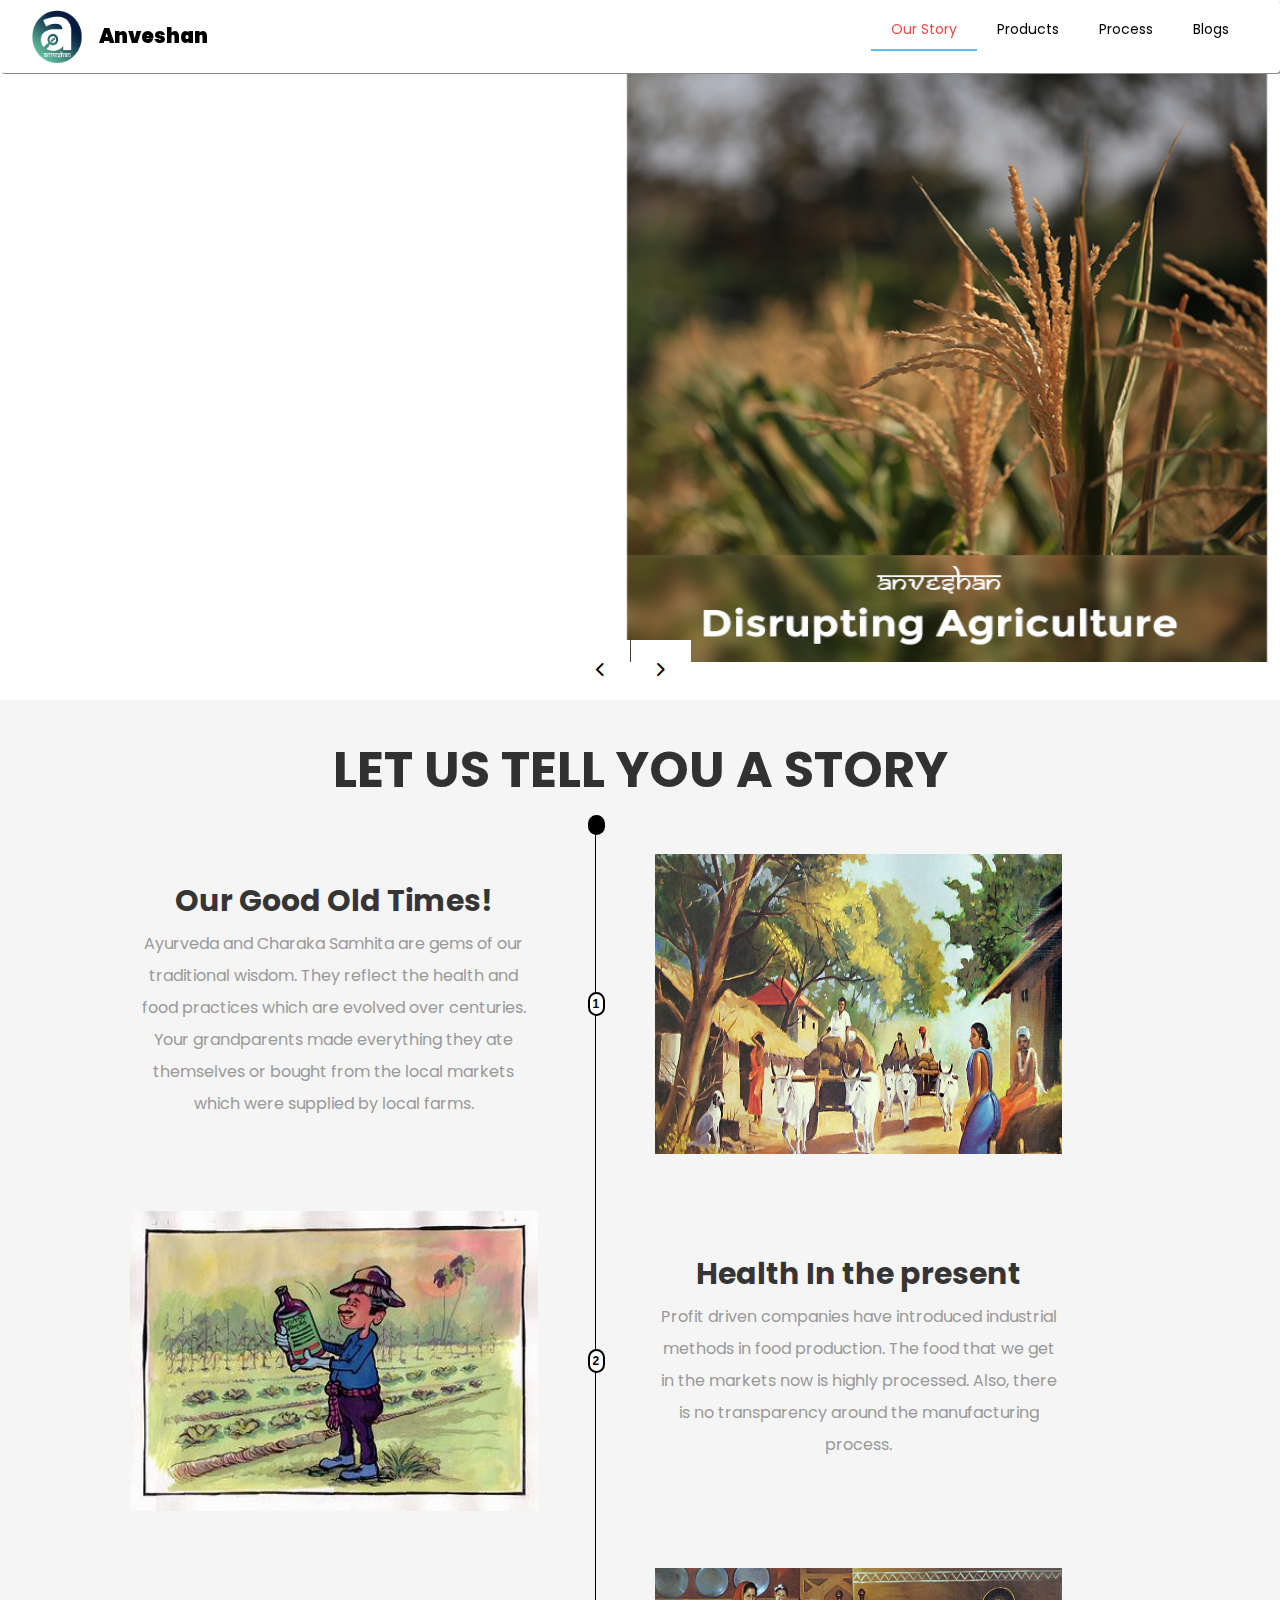
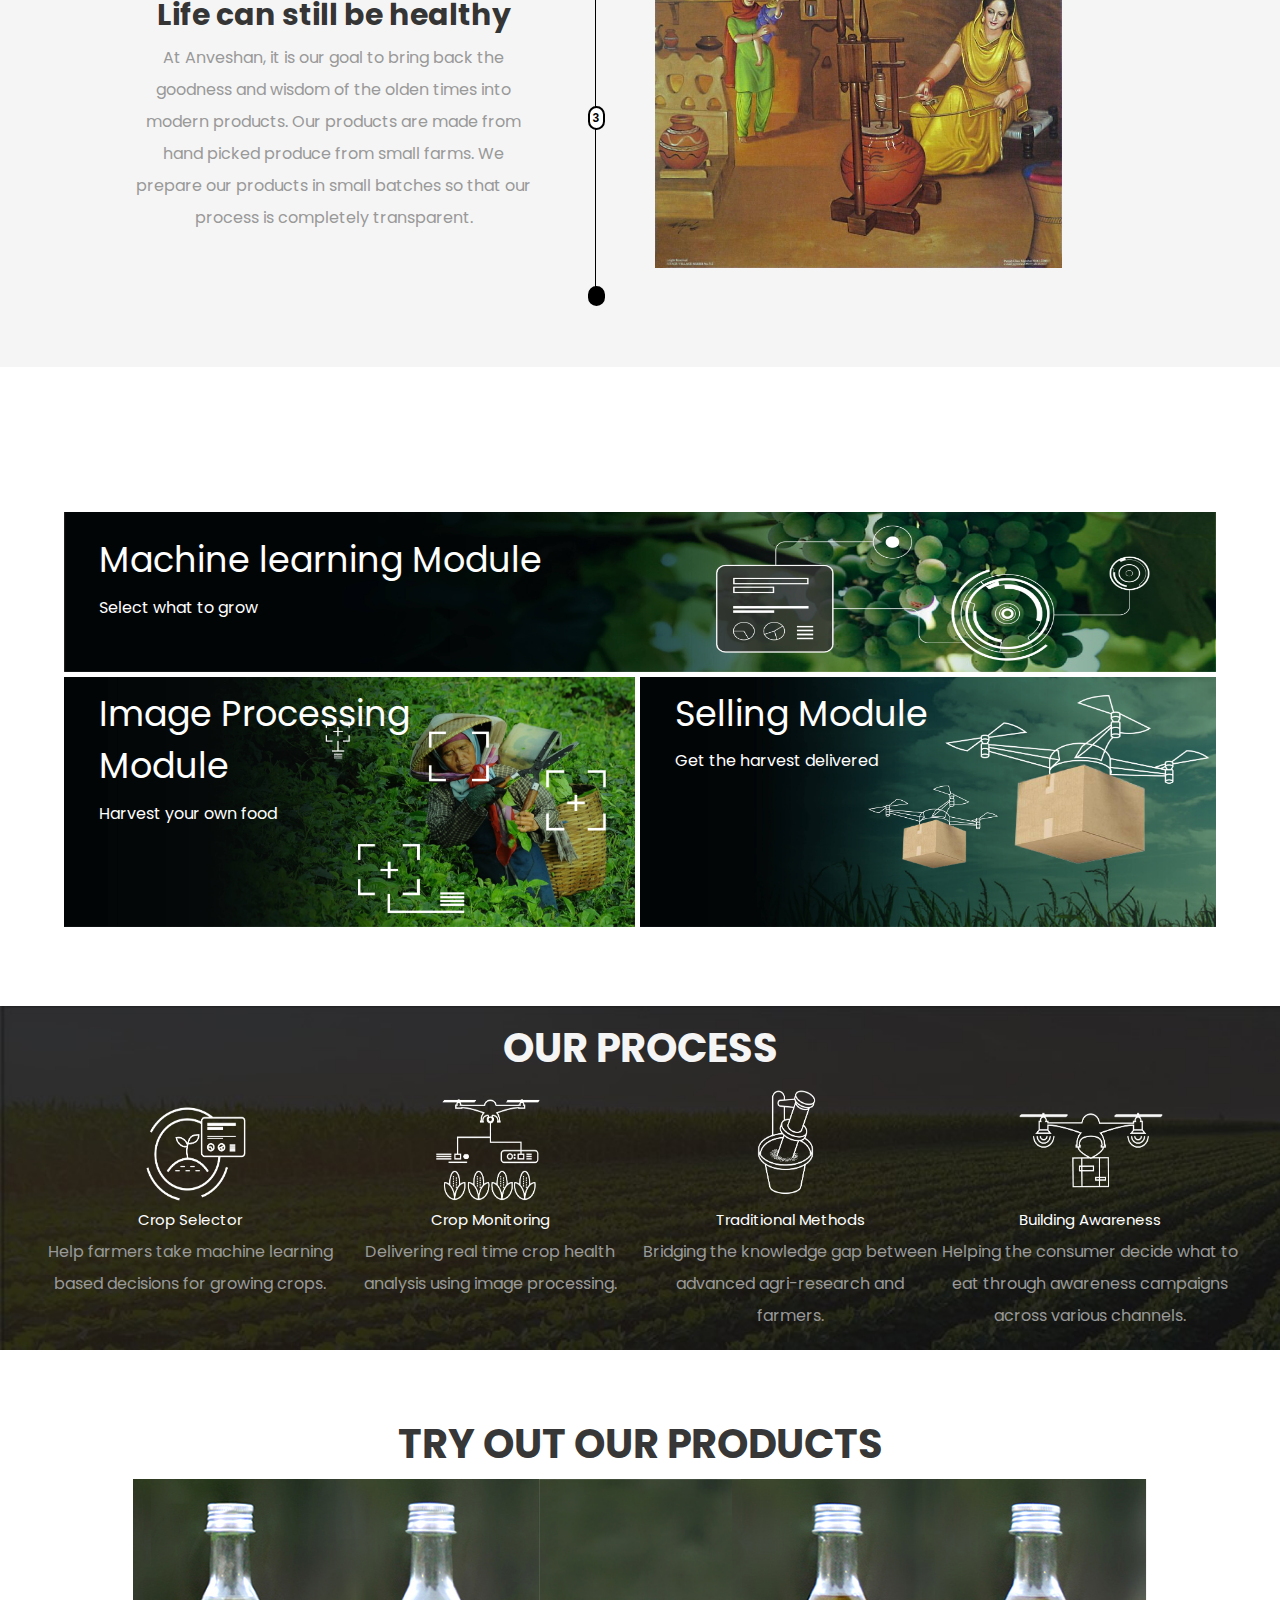
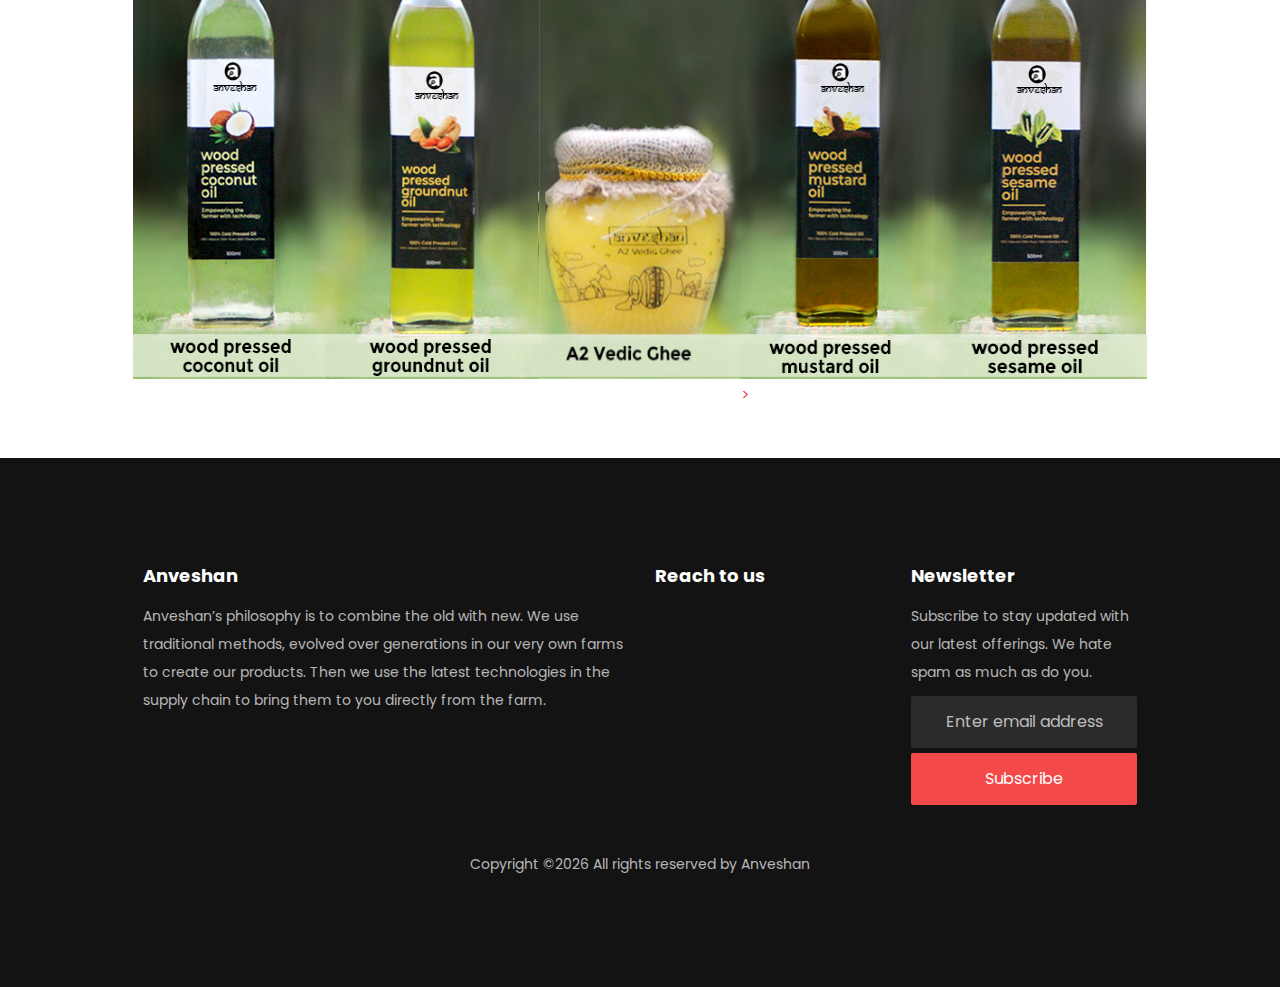
<file: index.html>
<!DOCTYPE html>
<html lang="en">
  <head>
    <title>Anveshan-  Agriculture</title>
    <link rel="shortcut icon" href="images/logo.ico" />

    <meta charset="utf-8">
    <meta name="viewport" content="width=device-width, initial-scale=1, shrink-to-fit=no">
    
    <link href="https://fonts.googleapis.com/css?family=Poppins:100,200,300,400,500,600,700,800,900" rel="stylesheet">
    <link href="https://fonts.googleapis.com/css?family=Lovers+Quarrel" rel="stylesheet">

    <link rel="stylesheet" href="https://maxcdn.bootstrapcdn.com/bootstrap/3.4.0/css/bootstrap.min.css">

    <link rel="stylesheet" href="css/animate.css">
    
    <link rel="stylesheet" href="css/owl.carousel.min.css">
    <link rel="stylesheet" href="css/owl.theme.default.min.css">
    <link rel="stylesheet" href="css/magnific-popup.css">

    <link rel="stylesheet" href="css/aos.css">

    <link rel="stylesheet" href="css/ionicons.min.css">
    
    <link rel="stylesheet" href="css/flaticon.css">
    <link rel="stylesheet" href="css/icomoon.css">
    <link rel="stylesheet" href="css/style.css">
    <link rel="stylesheet" href="css/experiment.css">
    <!-- Google Tag Manager -->
    <script>(function(w,d,s,l,i){w[l]=w[l]||[];w[l].push({'gtm.start':
    new Date().getTime(),event:'gtm.js'});var f=d.getElementsByTagName(s)[0],
    j=d.createElement(s),dl=l!='dataLayer'?'&l='+l:'';j.async=true;j.src=
    'https://www.googletagmanager.com/gtm.js?id='+i+dl;f.parentNode.insertBefore(j,f);
    })(window,document,'script','dataLayer','GTM-WG3RQ2Z');</script>
    <!-- End Google Tag Manager -->

  </head>
  <body>
	  <nav class="navbar navbar-expand-lg navbar-dark ftco_navbar bg-dark ftco-navbar-light" id="ftco-navbar">
	    <div class="container">
  	      <a class="navbar-brand navbar-left" href="index.html">
            <img src="images/logo.png" style="display: inline;" id="logo">
            <span style="font-size='25px'">Anveshan</span>
          </a>
  	      <button class="navbar-toggler" type="button" data-toggle="collapse" data-target="#ftco-nav" aria-controls="ftco-nav" aria-expanded="false" aria-label="Toggle navigation">
  	        <span class="oi oi-menu" style="font-size='25px'">Menu</span>
  	      </button>
	      <div class="collapse navbar-collapse" id="ftco-nav">
	        <ul class="navbar-nav ml-auto">
	        	<li class="nav-item active"><a href="index.html" class="nav-link">Our Story</a></li>
            <li class="nav-item"><a href="products.html" class="nav-link">Products</a></li>
            <li class="nav-item"><a href="process.html" class="nav-link">Process</a></li>
            <li class="nav-item"><a href="https://www.blog.anveshan.farm/" class="nav-link" target="_blank">Blogs</a></li>
	        </ul>
	      </div>
	    </div>
	  </nav>
    <!-- END nav -->
    
    <section class="home-slider owl-carousel bg-white ftco-section" id="carousel-box">
      <div class="slider-item front-page-carousel" id="first_carousel">
        <div class="container-fluid p-0">
          <div class="row d-md-flex no-gutters slider-text align-items-center justify-content-end" data-scrollax-parent="true">
	          <div class="one-forth d-flex align-items-center ftco-animate" data-scrollax=" properties: { translateY: '70%' }">
	          	<div class="text mt-md-5">
		            <h1 class="mb-4">SOLVING AGRARIAN DISTRESS WITH TECH</h1>
		            <p class="text-center">BUILDING TECHNOLOGY ENABLED SOLUTIONS TO THE PROBLEMS OF INDIAN AGRICULTURE</p>
                <div class="thumb mt-4 mb-3 d-flex">
                  <a href="#" class="thumb-menu pr-md-4 text-center">
                    <div class="img" style="background-image: url(images/carousel/farmer_suicide.png);"></div>
                    <h4>One farmer commits suicide every 42 mins in India</h4>
                  </a>
                  <a href="#" class="thumb-menu pr-md-4 text-center">
                    <div class="img" style="background-image: url(images/carousel/agriculture_waste.png);"></div>
                    <h4>40% of India’s total agricultural produce is wasted yearly</h4>
                  </a>
                  <a href="#" class="thumb-menu pr-md-4 text-center">
                    <div class="img" style="background-image: url(images/carousel/ai_ml.png);"></div>
                    <h4>With the help of AI and ML farming can be skilled profession</h4>
                  </a>
                </div>
                <p><a href="https://www.amazon.in/s?me=A2M9UZZ3A4R3YE&fbclid=IwAR36oSuQ_a7w1hf8W12GQXqZnkkyHlW28HO9vALF1-Tn19MWYfeOfqnDEkA&marketplaceID=A21TJRUUN4KGV" class="btn btn-primary px-4 py-3 mt-3" target="_blank">Buy Now</a></p>
	            </div>
	          </div>
        	</div>
        </div>
      </div>

      <div class="slider-item front-page-carousel" id="second_carousel">
        <div class="container-fluid p-0">
          <div class="row d-md-flex no-gutters slider-text align-items-center justify-content-end" data-scrollax-parent="true">
	          <div class="one-forth d-flex align-items-center ftco-animate" data-scrollax=" properties: { translateY: '70%' }">
	          	<div class="text mt-md-5">
		            <h1 class="mb-4">SMART OILS FOR A SMART GENERATION</h1>
		            <p class="text-center">CHEMICAL AND PRESERVATIVE FREE, WOOD-PRESSED GROUNDNUT OIL FOR YOU</p>
		            <div class="thumb mt-4 mb-3 d-flex">
		            	<a href="#" class="thumb-menu pr-md-4 text-center">
		            		<div class="img" style="background-image: url(images/carousel/rich_in_omega3.png);"></div>
		            		<h4>Lowers Bad Cholestrol</h4>
		            	</a>
		            	<a href="#" class="thumb-menu pr-md-4 text-center">
		            		<div class="img" style="background-image: url(images/carousel/High_smoke_point.png);"></div>
		            		<h4>High smoke point to allow deep frying</h4>
		            	</a>
		            	<a href="#" class="thumb-menu pr-md-4 text-center">
		            		<div class="img" style="background-image: url(images/carousel/rich_in_vitamin_e.png);"></div>
		            		<h4>Rich in Vitamin E for skin health</h4>
		            	</a>
		            </div>
		            <p><a href="https://www.amazon.in/s?me=A2M9UZZ3A4R3YE&fbclid=IwAR36oSuQ_a7w1hf8W12GQXqZnkkyHlW28HO9vALF1-Tn19MWYfeOfqnDEkA&marketplaceID=A21TJRUUN4KGV" class="btn btn-primary px-4 py-3 mt-3" target="_blank">Buy Now</a></p>
	            </div>
	          </div>
        	</div>
        </div>
      </div>

      <div class="slider-item front-page-carousel" id="third_carousel">
        <div class="container-fluid p-0">
          <div class="row d-flex no-gutters slider-text align-items-center justify-content-end" data-scrollax-parent="true">
	          <div class="one-forth d-flex align-items-center ftco-animate" data-scrollax=" properties: { translateY: '70%' }">
	          	<div class="text mt-md-5">
		            <h1 class="mb-4">AYURVEDIC GOLDEN ELIXIR OF LIFE</h1>
		            <p class="text-center">PREPARED WITH CURD-CHURNING BILONA METHOD FROM THE MILK OF DESI COWS</p>
		            <div class="thumb mt-4 mb-3 d-flex">
		            	<a href="#" class="thumb-menu pr-md-4 text-center">
		            		<div class="img" style="background-image: url(images/carousel/remove_toxins_from_body.png);"></div>
		            		<h4>Removes toxins from the body</h4>
		            	</a>
		            	<a href="#" class="thumb-menu pr-md-4 text-center">
		            		<div class="img" style="background-image: url(images/carousel/anticarcenogenic.png);"></div>
		            		<h4>Has anti-carcinogenic properties</h4>
		            	</a>
		            	<a href="#" class="thumb-menu pr-md-4 text-center">
		            		<div class="img" style="background-image: url(images/carousel/rich_in_omega3.png);"></div>
		            		<h4>Rich in Omega 3 fatty acids</h4>
		            	</a>
		            </div>
		            <p><a href="https://www.amazon.in/s?me=A2M9UZZ3A4R3YE&fbclid=IwAR36oSuQ_a7w1hf8W12GQXqZnkkyHlW28HO9vALF1-Tn19MWYfeOfqnDEkA&marketplaceID=A21TJRUUN4KGV" class="btn btn-primary px-4 py-3 mt-3" target="_blank">Buy Now</a></p>
	            </div>
	          </div>
        	</div>
        </div>
      </div>
    </section>

  <section class="ftco-section" style="background-color: #f5f5f5;">
    <h1 id="tell_you_a_story">LET US TELL YOU A STORY</h1>
    <div class="features-container-r">
       <ul class="linked-list">
          <li class="linked-list__item">
            <div class="container">
              <div class="row">
                <div class="linked-list-info col-md-5">
                    <h3 class="features-title">Our Good Old Times!</h3>
                    <div class="features-text">
                       <p>Ayurveda and Charaka Samhita are gems of our traditional wisdom. They reflect the health and food practices which are evolved over centuries. Your grandparents made everything they ate themselves or bought from the local markets which were supplied by local farms.</p>
                    </div>
                 </div>
                 <div class="wrapper col-md-1">
                    <div class="wordwrapper" style="top: -9%">
                        <div class="word" style="background: black; height: 20px;"></div>                                     
                    </div>
                    <div class="line" style="top: -9%;"></div>
                    <div class="wordwrapper">
                        <div class="word">1</div>                                        
                    </div>
                  </div>
                 <div class="linked-list__pic-box col-md-5">
                    <img src="images/our_story/good_old_time.png" alt="" class="linked-list__pic">
                 </div>
                </div>
             </div>
          </li>
          <li class="linked-list__item">
            <div class="container">
             <div class="row">
               <div class="linked-list-info col-md-5 col-lg-push-6">
                  <h3 class="features-title">Health In the present</h3>
                  <div class="features-text">
                     <p>Profit driven companies have introduced industrial methods in food production. The food that we get in the markets now is highly processed. Also, there is no transparency around the manufacturing process.</p>
                  </div>
               </div>
               <div class="linked-list__pic-box col-md-5 col-lg-pull-5">
                  <img src="images/our_story/chemicals.jpg" alt="" class="linked-list__pic">
               </div>
               <div class="wrapper col-md-1 col-lg-pull-5">
                    <div class="line"></div>
                    <div class="wordwrapper">
                        <div class="word">2</div>                                        
                    </div>
               </div>
              </div>
             </div>
          </li>
          <li class="linked-list__item">
            <div class="container">
             <div class="row">
               <div class="linked-list-info col-md-5">
                  <h3 class="features-title">Life can still be healthy</h3>
                  <div class="features-text">
                     <p>At Anveshan, it is our goal to bring back the goodness and wisdom of the olden times into modern products. Our products are made from hand picked produce from small farms. We prepare our products in small batches so that our process is completely transparent.</p>
                  </div>
               </div>
               <div class="wrapper col-md-1">
                    <div class="line" style="height: 110%"></div>
                    <div class="wordwrapper">
                        <div class="word">3</div>                                     
                    </div>
                    <div class="wordwrapper" style="top: 110%">
                        <div class="word" style="background: black; height: 20px;"></div>                                     
                    </div>
                  </div>
               <div class="linked-list__pic-box col-md-5">
                  <img src="images/our_story/pure.png" alt="" class="linked-list__pic">
               </div>
              </div>
            </div>
          </li>
       </ul>
    </div>
  </section>

   <section class="ftco-section twist_box" style="padding-right: 5%; padding-left: 5%; background-color: white;">
      <div class="text-center heading-section ftco-animate">
        <h1 class="text-center" style="font-style: italic;">But here is a twist</h1>
        <h1 class="text-center" id="scientific_farming">SCIENTIFIC FARMING</h1>
      </div>
    	<div class="container">
    		<div class="row py-2">
          <div class="col-md-12 twist_box_1">
            <div class="text_box">
              <h2 class="heading">Machine learning Module</h2>
              <span class="sub-text">Select what to grow</span>
            </div>  
          </div>
        </div>
        <div class="row">
          <div class="col-md-6 twist_box_2">
            <div class="text_box">
              <h2 class="heading">Image Processing<br>Module</h2> 
              <span class="sub-text">Harvest your own food</span>
            </div>  
          </div>
          <div class="col-md-6 twist_box_3">
            <div class="text_box">
              <h2 class="heading">Selling Module</h2>
              <span class="sub-text">Get the harvest delivered</span>
            </div>  
          </div>
        </div>
    	</div>
   </section> 

  <section class="ftco-section" style="background-color: white;">
    <div class="container" style="background-image: url(images/our_process/process_background.jpg); background-size: cover;">
      <h2 id="process_header">OUR PROCESS</h2>
      <div class="row" style="margin-left: 2%; margin-right: 2%;">
        <div class="process_box col-md-3">
          <a href="process.html">
            <img src="images/our_process/white_1.png" class="process_box_img">
            <h4> 
              <a href="process.html#cropselector" class="our_process_link">Crop Selector</a>
            </h4>
            <p>
              Help farmers take machine learning based decisions for growing crops.
            </p>
          </a>
        </div>
        <div class="process_box col-md-3">
          <a href="process.html">
            <img src="images/our_process/white_2.png" class="process_box_img">
            <h4> 
              <a href="process.html#cropmonitoring" class="our_process_link">Crop Monitoring</a>
            </h4>
            <p>
              Delivering real time crop health analysis using image processing.
            </p>
          </a>
        </div>
        <div class="process_box col-md-3">
          <a href="process.html">
            <img src="images/our_process/white_4.png" class="process_box_img">
            <h4> 
              <a href="process.html#traditionalmethods" class="our_process_link">Traditional Methods</a>
            </h4>
            <p>
              Bridging the knowledge gap between advanced agri-research and farmers.
            </p>
          </a>
        </div>
        <div class="process_box col-md-3">
          <a href="process.html">
            <img src="images/our_process/white_3.png" class="process_box_img">
            <h4> 
              <a href="process.html#awareness" class="our_process_link">Building Awareness</a>
            </h4>
            <p>
              Helping the consumer decide what to eat through awareness campaigns across various channels.
            </p>
          </a>
        </div>
      </div>
    </div>
  </section>

  <section class="ftco-section" style="background-color: white;">
      <div style="text-align: center;">
        <h1 id="try_products_header">TRY OUT OUR PRODUCTS</h1>
      </div>
      <div class="container" style="margin-left: auto; margin-right: auto; width: 95%;">
        <div class="row">
          <div class="col-md-1"></div>
          <div class="col-xs-6 col-md-2 try_products_images_div">
              <a href="products.html#sesameoil">
                <div class="try_products_container">
                  <img src="images/product_1.jpg" class="try_products_images for_desktop">
                  <img src="images/try_out_products/sesame.jpg" class="try_products_images for_mobile">
                  <!-- <div class="middle">
                    <div class="text">Buy Cold pressed Sesame Oil</div>
                  </div> -->
                </div>
              </a>
          </div>
          <div class="col-xs-6 col-md-2 try_products_images_div">
              <a href="products.html#groundnutoil">
                <div class="try_products_container">
                  <img src="images/product_2.jpg" class="try_products_images for_desktop">
                  <img src="images/try_out_products/groundnut.jpg" class="try_products_images for_mobile">
                  <!-- <div class="middle">
                    <div class="text">Buy Cold pressed Groundnut Oil</div>
                  </div> -->
                </div>
              </a>
          </div>
          <div class="col-xs-6 col-md-2 try_products_images_div ghee_div">
              <a href="products.html#vedicghee">
                <div class="try_products_container">
                  <img src="images/product_3.jpg" class="try_products_images">
                  <!-- <div class="middle">
                    <div class="text">Buy Vedic Ghee</div>
                  </div> -->
                </div>
              </a>
          </div>
          <div class="col-xs-6 col-md-2 try_products_images_div">
              <a href="products.html#coconutoil">
                <div class="try_products_container">
                  <img src="images/product_4.jpg" class="try_products_images for_desktop">
                  <img src="images/try_out_products/coconut.jpg" class="try_products_images for_mobile">
                  >
                  <!-- <div class="middle">
                    <div class="text">Buy Cold pressed Coconut Oil</div>
                  </div> -->
                </div>
              </a>
          </div>
          <div class="col-xs-6 col-md-2 try_products_images_div">
              <a href="products.html#mustardoil">
                <div class="try_products_container">
                  <img src="images/product_5.jpg" class="try_products_images for_desktop">
                  <img src="images/try_out_products/mustard.jpg" class="try_products_images for_mobile">
                  <!-- <div class="middle">
                    <div class="text">Buy Cold pressed Mustard Oil</div>
                  </div> -->
                </div>
              </a>
          </div>
          <div class="col-md-1"></div>
        </div>
      </div>
  </section>

  <footer class="ftco-footer ftco-bg-dark ftco-section">
    <div class="container">
      <div class="row mb-5">
        <div class="col-md-6 col-lg-6">
          <div class="ftco-footer-widget mb-4">
            <h2 class="ftco-heading-2">Anveshan</h2>
            <p>Anveshan’s philosophy is to combine the old with new. We use traditional methods, evolved over generations in our very own farms to create our products. Then we use the latest technologies in the supply chain to bring them to you directly from the farm.</p>
          </div>
        </div>
        <div class="col-md-6 col-lg-3">
          <div class="ftco-footer-widget mb-4">
            <h2 class="ftco-heading-2">Reach to us</h2>
            <ul class="ftco-footer-social list-unstyled float-md-left float-lft mt-3">
              <li class="ftco-animate"><a href="https://twitter.com/Anveshan_farms" target="_blank"><span class="icon-twitter"></span></a></li>
              <li class="ftco-animate"><a href="https://www.facebook.com/Anveshan-325859228089056/" target="_blank"><span class="icon-facebook"></span></a></li>
              <li class="ftco-animate"><a href="https://www.instagram.com/anveshan.farms/?hl=en" target="_blank"><span class="icon-instagram"></span></a></li>
              <li class="ftco-animate"><a href="mailto:anveshan.food@gmail.com" target="_blank"><span class="icon-contact_mail"></span></a></li>
            </ul>
          </div>
        </div>
        <div class="col-md-6 col-lg-3">
          <div class="ftco-footer-widget mb-4">
          	<h2 class="ftco-heading-2">Newsletter</h2>
          	<p>Subscribe to stay updated with our latest offerings. We hate spam as much as do you.</p>
            <form action="newsletter.php" class="subscribe-form">
              <div class="form-group">
                <input type="text" name="subscription-email" class="form-control mb-2 text-center" placeholder="Enter email address">
                <input type="submit" value="Subscribe" class="form-control submit px-3">
              </div>
            </form>
            <div id="subscribe-result" style="display: none;"></div>
          </div>
        </div>
      </div>
      <div class="row">
        <div class="col-md-12 text-center">
          <p>Copyright &copy;<script>document.write(new Date().getFullYear());</script> All rights reserved by Anveshan</p>
        </div>
      </div>
    </div>
  </footer>
  

  <!-- loader -->
  <div id="ftco-loader" class="show fullscreen"><svg class="circular" width="48px" height="48px"><circle class="path-bg" cx="24" cy="24" r="22" fill="none" stroke-width="4" stroke="#eeeeee"/><circle class="path" cx="24" cy="24" r="22" fill="none" stroke-width="4" stroke-miterlimit="10" stroke="#F96D00"/></svg></div>


  <script src="js/jquery.min.js"></script>
  <script src="js/jquery-migrate-3.0.1.min.js"></script>
  <script src="js/popper.min.js"></script>
  <script src="js/bootstrap.min.js"></script>
  <script src="js/jquery.easing.1.3.js"></script>
  <script src="js/jquery.waypoints.min.js"></script>
  <script src="js/jquery.stellar.min.js"></script>
  <script src="js/owl.carousel.min.js"></script>
  <script src="js/jquery.magnific-popup.min.js"></script>
  <script src="js/aos.js"></script>
  <script src="js/jquery.animateNumber.min.js"></script>
  <!-- <script src="https://maxcdn.bootstrapcdn.com/bootstrap/3.4.0/js/bootstrap.min.js"></script> -->
  <script src="js/jquery.timepicker.min.js"></script>
  <script src="js/scrollax.min.js"></script>
  <!-- <script src="https://maps.googleapis.com/maps/api/js?key=AIzaSyBVWaKrjvy3MaE7SQ74_uJiULgl1JY0H2s&sensor=false"></script> -->
  <!-- <script src="js/google-map.js"></script> -->
  <script src="js/main.js"></script>
  <!-- Google Tag Manager (noscript) -->
  <noscript><iframe src="https://www.googletagmanager.com/ns.html?id=GTM-WG3RQ2Z"
  height="0" width="0" style="display:none;visibility:hidden"></iframe></noscript>
  <!-- End Google Tag Manager (noscript) -->
    
  </body>
</html>
</file>
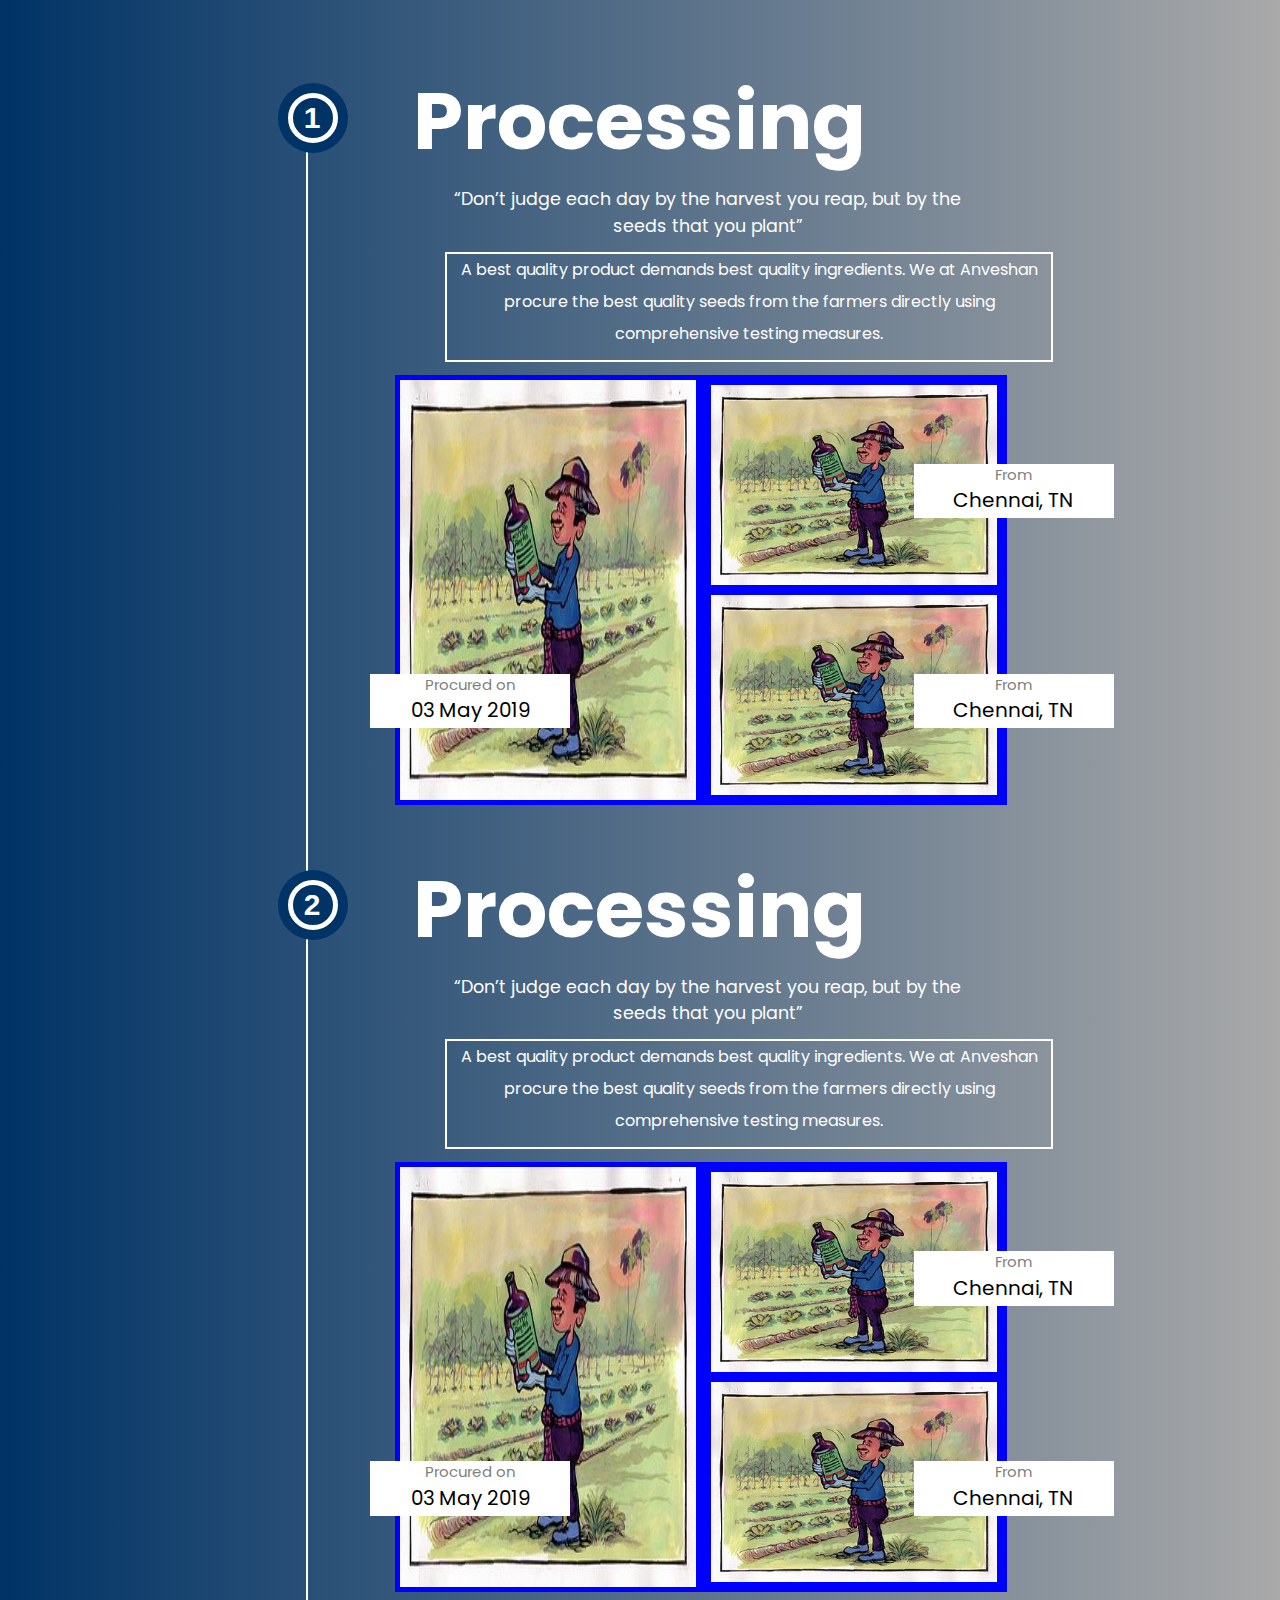
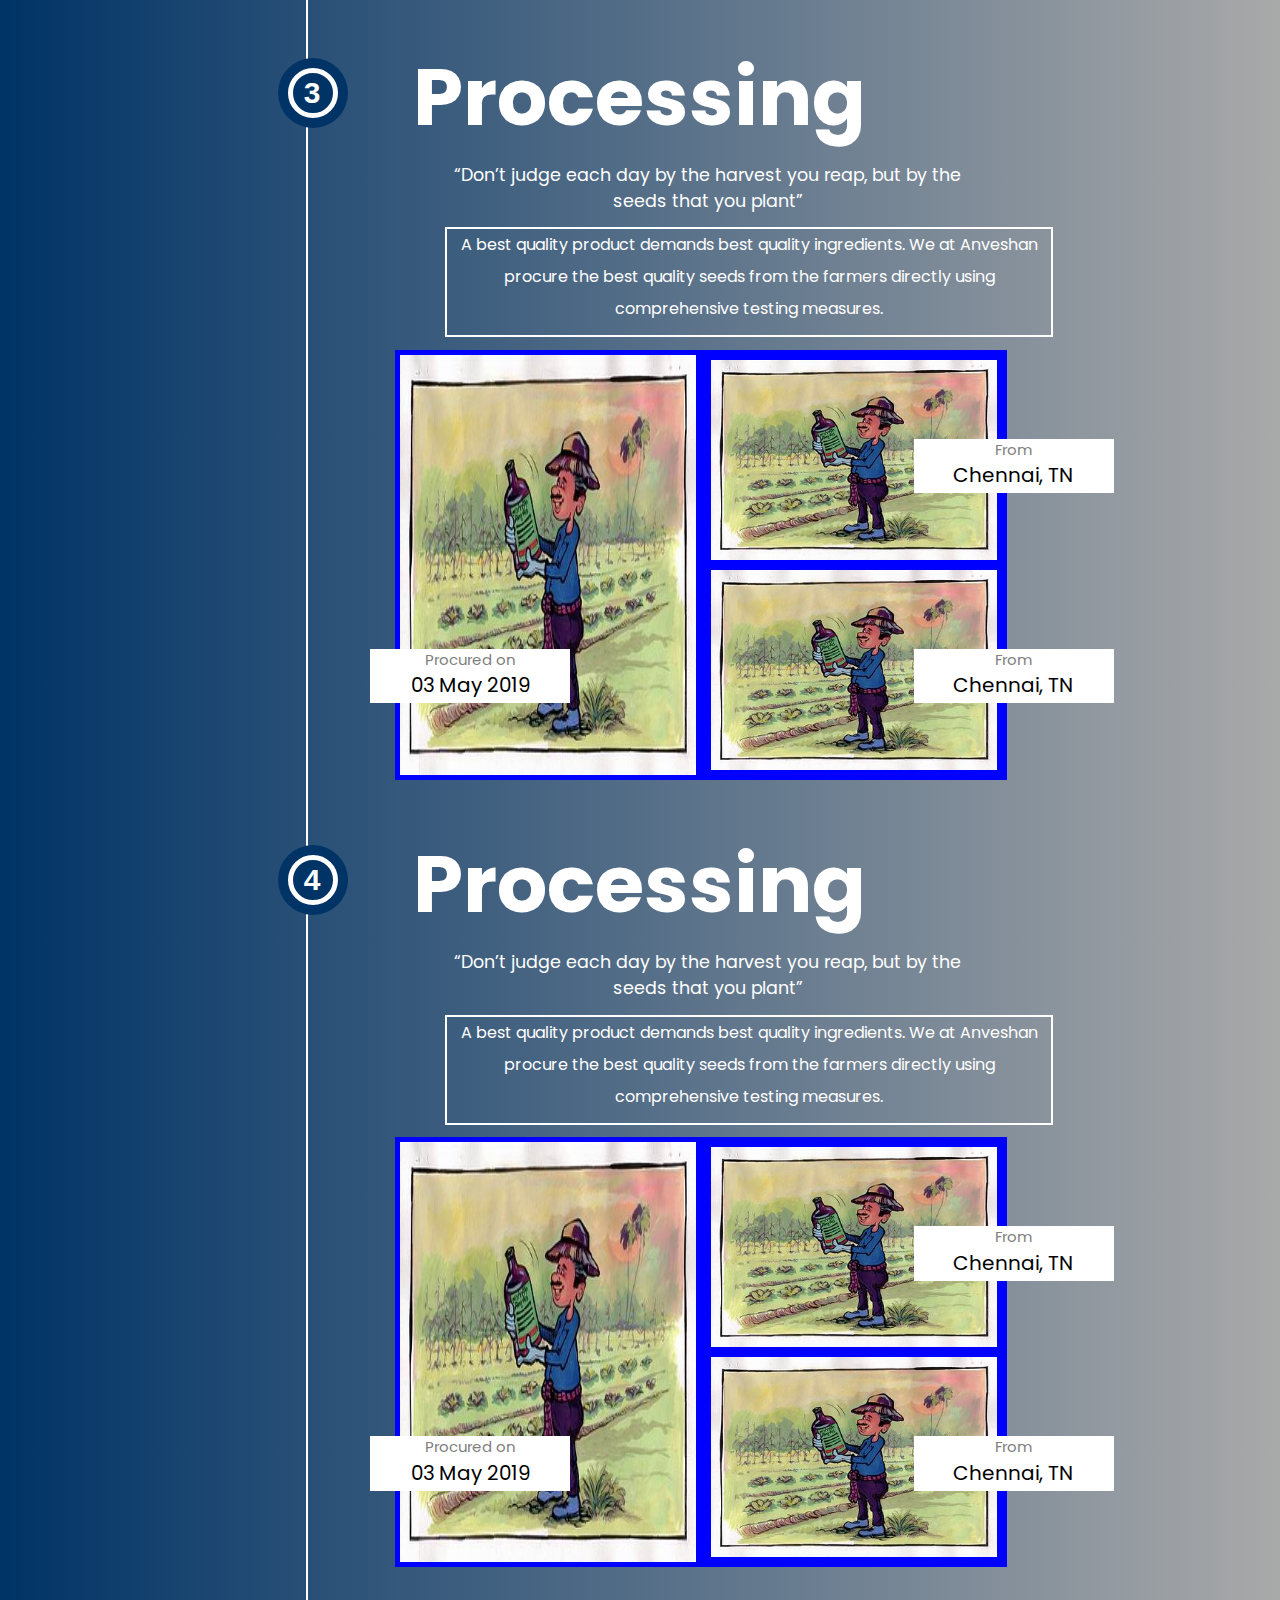
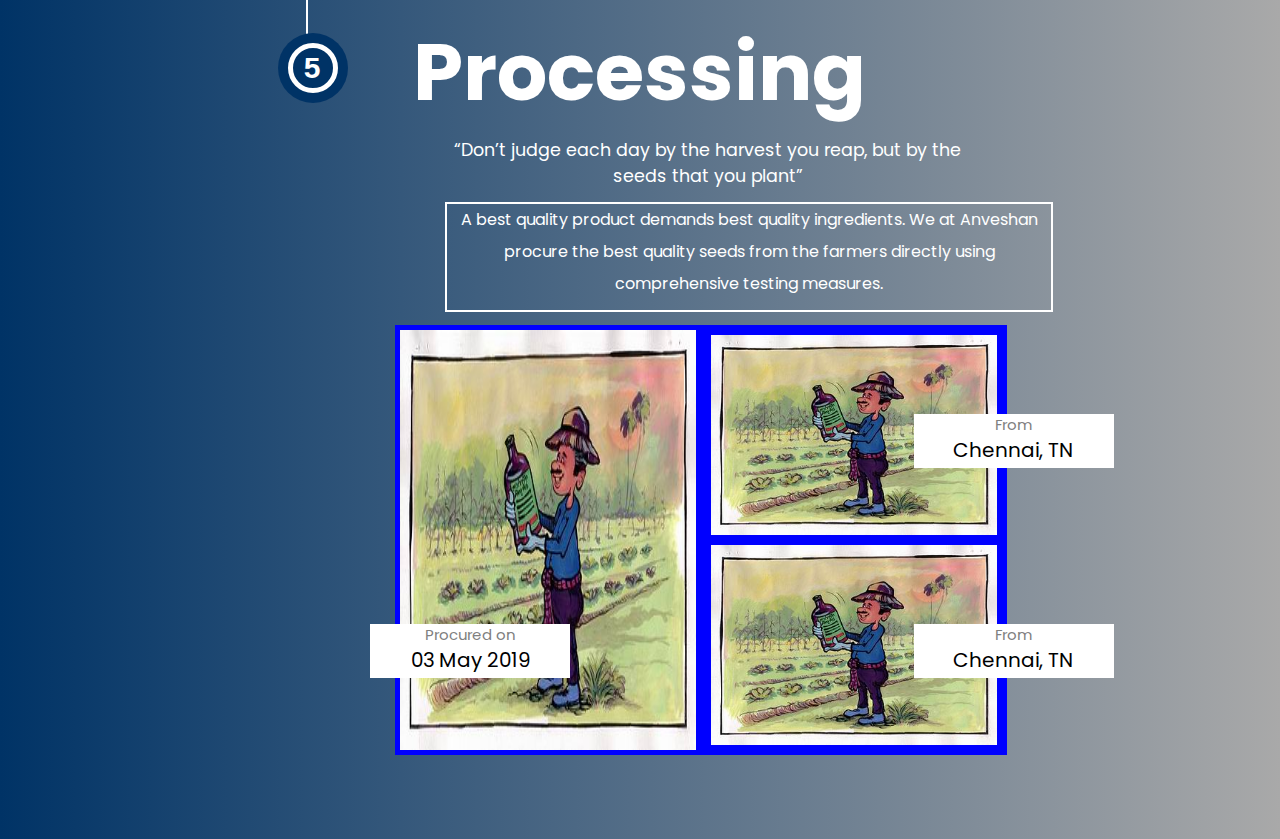
<file: qrcode.html>
<!DOCTYPE html>
<html lang="en">
  <head>
    <title>Anveshan- Disrupting Agriculture</title>
    <meta charset="utf-8">
    <meta name="viewport" content="width=device-width, initial-scale=1, shrink-to-fit=no">
    
    <link href="https://fonts.googleapis.com/css?family=Poppins:100,200,300,400,500,600,700,800,900" rel="stylesheet">
    <link href="https://fonts.googleapis.com/css?family=Lovers+Quarrel" rel="stylesheet">

    <link rel="stylesheet" href="css/open-iconic-bootstrap.min.css">
    <link rel="stylesheet" href="https://maxcdn.bootstrapcdn.com/bootstrap/3.4.0/css/bootstrap.min.css">

    <link rel="stylesheet" href="css/animate.css">
    
    <link rel="stylesheet" href="css/owl.carousel.min.css">
    <link rel="stylesheet" href="css/owl.theme.default.min.css">
    <link rel="stylesheet" href="css/magnific-popup.css">

    <link rel="stylesheet" href="css/aos.css">

    <link rel="stylesheet" href="css/ionicons.min.css">

    <link rel="stylesheet" href="css/bootstrap-datepicker.css">
    <link rel="stylesheet" href="css/jquery.timepicker.css">

    
    <link rel="stylesheet" href="css/flaticon.css">
    <link rel="stylesheet" href="css/icomoon.css">
    <link rel="stylesheet" href="css/style.css">
    <link rel="stylesheet" href="css/experiment.css">
    <link rel="stylesheet" href="css/qrcode.css">
    <!-- Google Tag Manager -->
    <script>(function(w,d,s,l,i){w[l]=w[l]||[];w[l].push({'gtm.start':
    new Date().getTime(),event:'gtm.js'});var f=d.getElementsByTagName(s)[0],
    j=d.createElement(s),dl=l!='dataLayer'?'&l='+l:'';j.async=true;j.src=
    'https://www.googletagmanager.com/gtm.js?id='+i+dl;f.parentNode.insertBefore(j,f);
    })(window,document,'script','dataLayer','GTM-WG3RQ2Z');</script>
    <!-- End Google Tag Manager -->

  </head>

  <body style="background: linear-gradient(to right, #003366 , #A9A9A9);">


<section class="ftco-section" style="margin-left: 15%; margin-right: 15%;">
  <div class="features-container-r">
     <ul class="linked-list">
        <li class="linked-list__item">
          <div class="container">
            <div class="row">
                <div class="qrcode-wrapper col-md-1">
                  <div class="qrcode-wordwrapper">
                      <div class="qrcode-word">1</div>                                        
                  </div>
                  <div class="qrcode-line"></div>
                </div>
                <div class="col-md-11">
                  <h2 class="process-title">Processing</h2>
                  <h3 class="quoted-text"><q>Don’t judge each day by the harvest you reap, but by the seeds that you plant</q></h3>
                  <div class="description-text">
                     <p>A best quality product demands best quality ingredients. We at Anveshan procure the best quality seeds from the farmers directly using comprehensive testing measures.</p>
                  </div>
               </div>
            </div>
            <div class="row">
                <div class="col-md-2"></div>
                <div class="col-md-5 left-box">
                    <img src="images/paint3.jpg" class="left-side-img">
                    <div class="text-1">
                        <h5>Procured on</h5>
                        <span>03 May 2019</span>
                    </div>
                </div>
                <div class="col-md-5 right-box">
                    <div class="right-top-box">
                        <img src="images/paint3.jpg" class="right-side-top-img">
                        <div class="text-2">
                            <h5>From</h5>
                            <span>Chennai, TN</span>
                        </div>
                    </div> 
                    <div class="right-bottom-box">
                        <img src="images/paint3.jpg" class="right-side-bottom-img">
                        <div class="text-3">
                            <h5>From</h5>
                            <span>Chennai, TN</span>
                        </div>
                    </div>
                </div>
            </div>
          </div>
        </li>
        <li class="linked-list__item">
          <div class="container">
            <div class="row">
                <div class="qrcode-wrapper col-md-1">
                  <div class="qrcode-wordwrapper">
                      <div class="qrcode-word">2</div>                                        
                  </div>
                  <div class="qrcode-line"></div>
                </div>
                <div class="col-md-11">
                  <h2 class="process-title">Processing</h2>
                  <h3 class="quoted-text"><q>Don’t judge each day by the harvest you reap, but by the seeds that you plant</q></h3>
                  <div class="description-text">
                     <p>A best quality product demands best quality ingredients. We at Anveshan procure the best quality seeds from the farmers directly using comprehensive testing measures.</p>
                  </div>
               </div>
            </div>
            <div class="row">
                <div class="col-md-2"></div>
                <div class="col-md-5 left-box">
                    <img src="images/paint3.jpg" class="left-side-img">
                    <div class="text-1">
                        <h5>Procured on</h5>
                        <span>03 May 2019</span>
                    </div>
                </div>
                <div class="col-md-5 right-box">
                    <div class="right-top-box">
                        <img src="images/paint3.jpg" class="right-side-top-img">
                        <div class="text-2">
                            <h5>From</h5>
                            <span>Chennai, TN</span>
                        </div>
                    </div> 
                    <div class="right-bottom-box">
                        <img src="images/paint3.jpg" class="right-side-bottom-img">
                        <div class="text-3">
                            <h5>From</h5>
                            <span>Chennai, TN</span>
                        </div>
                    </div>
                </div>
            </div>
          </div>
        </li>
        <li class="linked-list__item">
          <div class="container">
            <div class="row">
                <div class="qrcode-wrapper col-md-1">
                  <div class="qrcode-wordwrapper">
                      <div class="qrcode-word">3</div>                                        
                  </div>
                  <div class="qrcode-line"></div>
                </div>
                <div class="col-md-11">
                  <h2 class="process-title">Processing</h2>
                  <h3 class="quoted-text"><q>Don’t judge each day by the harvest you reap, but by the seeds that you plant</q></h3>
                  <div class="description-text">
                     <p>A best quality product demands best quality ingredients. We at Anveshan procure the best quality seeds from the farmers directly using comprehensive testing measures.</p>
                  </div>
               </div>
            </div>
            <div class="row">
                <div class="col-md-2"></div>
                <div class="col-md-5 left-box">
                    <img src="images/paint3.jpg" class="left-side-img">
                    <div class="text-1">
                        <h5>Procured on</h5>
                        <span>03 May 2019</span>
                    </div>
                </div>
                <div class="col-md-5 right-box">
                    <div class="right-top-box">
                        <img src="images/paint3.jpg" class="right-side-top-img">
                        <div class="text-2">
                            <h5>From</h5>
                            <span>Chennai, TN</span>
                        </div>
                    </div> 
                    <div class="right-bottom-box">
                        <img src="images/paint3.jpg" class="right-side-bottom-img">
                        <div class="text-3">
                            <h5>From</h5>
                            <span>Chennai, TN</span>
                        </div>
                    </div>
                </div>
            </div>
          </div>
        </li>
        <li class="linked-list__item">
          <div class="container">
            <div class="row">
                <div class="qrcode-wrapper col-md-1">
                  <div class="qrcode-wordwrapper">
                      <div class="qrcode-word">4</div>                                        
                  </div>
                  <div class="qrcode-line"></div>
                </div>
                <div class="col-md-11">
                  <h2 class="process-title">Processing</h2>
                  <h3 class="quoted-text"><q>Don’t judge each day by the harvest you reap, but by the seeds that you plant</q></h3>
                  <div class="description-text">
                     <p>A best quality product demands best quality ingredients. We at Anveshan procure the best quality seeds from the farmers directly using comprehensive testing measures.</p>
                  </div>
               </div>
            </div>
            <div class="row">
                <div class="col-md-2"></div>
                <div class="col-md-5 left-box">
                    <img src="images/paint3.jpg" class="left-side-img">
                    <div class="text-1">
                        <h5>Procured on</h5>
                        <span>03 May 2019</span>
                    </div>
                </div>
                <div class="col-md-5 right-box">
                    <div class="right-top-box">
                        <img src="images/paint3.jpg" class="right-side-top-img">
                        <div class="text-2">
                            <h5>From</h5>
                            <span>Chennai, TN</span>
                        </div>
                    </div> 
                    <div class="right-bottom-box">
                        <img src="images/paint3.jpg" class="right-side-bottom-img">
                        <div class="text-3">
                            <h5>From</h5>
                            <span>Chennai, TN</span>
                        </div>
                    </div>
                </div>
            </div>
          </div>
        </li>
        <li class="linked-list__item">
          <div class="container">
            <div class="row">
                <div class="qrcode-wrapper col-md-1">
                  <div class="qrcode-wordwrapper">
                      <div class="qrcode-word">5</div>                                        
                  </div>
                </div>
                <div class="col-md-11">
                  <h2 class="process-title">Processing</h2>
                  <h3 class="quoted-text"><q>Don’t judge each day by the harvest you reap, but by the seeds that you plant</q></h3>
                  <div class="description-text">
                     <p>A best quality product demands best quality ingredients. We at Anveshan procure the best quality seeds from the farmers directly using comprehensive testing measures.</p>
                  </div>
               </div>
            </div>
            <div class="row">
                <div class="col-md-2"></div>
                <div class="col-md-5 left-box">
                    <img src="images/paint3.jpg" class="left-side-img">
                    <div class="text-1">
                        <h5>Procured on</h5>
                        <span>03 May 2019</span>
                    </div>
                </div>
                <div class="col-md-5 right-box">
                    <div class="right-top-box">
                        <img src="images/paint3.jpg" class="right-side-top-img">
                        <div class="text-2">
                            <h5>From</h5>
                            <span>Chennai, TN</span>
                        </div>
                    </div> 
                    <div class="right-bottom-box">
                        <img src="images/paint3.jpg" class="right-side-bottom-img">
                        <div class="text-3">
                            <h5>From</h5>
                            <span>Chennai, TN</span>
                        </div>
                    </div>
                </div>
            </div>
          </div>
        </li>
     </ul>
  </div>
</section>







  <script src="js/jquery.min.js"></script>
  <script src="js/jquery-migrate-3.0.1.min.js"></script>
  <script src="js/popper.min.js"></script>
  <!-- <script src="js/bootstrap.min.js"></script> -->
  <script src="js/jquery.easing.1.3.js"></script>
  <script src="js/jquery.waypoints.min.js"></script>
  <script src="js/jquery.stellar.min.js"></script>
  <script src="js/owl.carousel.min.js"></script>
  <script src="js/jquery.magnific-popup.min.js"></script>
  <script src="js/aos.js"></script>
  <script src="js/jquery.animateNumber.min.js"></script>
  <script src="js/bootstrap-datepicker.js"></script>
  <script src="https://maxcdn.bootstrapcdn.com/bootstrap/3.4.0/js/bootstrap.min.js"></script>
  <script src="js/jquery.timepicker.min.js"></script>
  <script src="js/scrollax.min.js"></script>
  <!-- <script src="https://maps.googleapis.com/maps/api/js?key=AIzaSyBVWaKrjvy3MaE7SQ74_uJiULgl1JY0H2s&sensor=false"></script> -->
  <!-- <script src="js/google-map.js"></script> -->
  <script src="js/main.js"></script>
  <!-- Google Tag Manager (noscript) -->
  <noscript><iframe src="https://www.googletagmanager.com/ns.html?id=GTM-WG3RQ2Z"
  height="0" width="0" style="display:none;visibility:hidden"></iframe></noscript>
  <!-- End Google Tag Manager (noscript) -->

      <!-- WhatsHelp.io widget -->
<script type="text/javascript">
    (function () {
        var options = {
            whatsapp: "+917576057667", // WhatsApp number
            call_to_action: "Connect on Whatsapp", // Call to action
            position: "right", // Position may be 'right' or 'left'
        };
        var proto = document.location.protocol, host = "whatshelp.io", url = proto + "//static." + host;
        var s = document.createElement('script'); s.type = 'text/javascript'; s.async = true; s.src = url + '/widget-send-button/js/init.js';
        s.onload = function () { WhWidgetSendButton.init(host, proto, options); };
        var x = document.getElementsByTagName('script')[0]; x.parentNode.insertBefore(s, x);
    })();
</script>
<!-- /WhatsHelp.io widget -->
  </body>
</file>
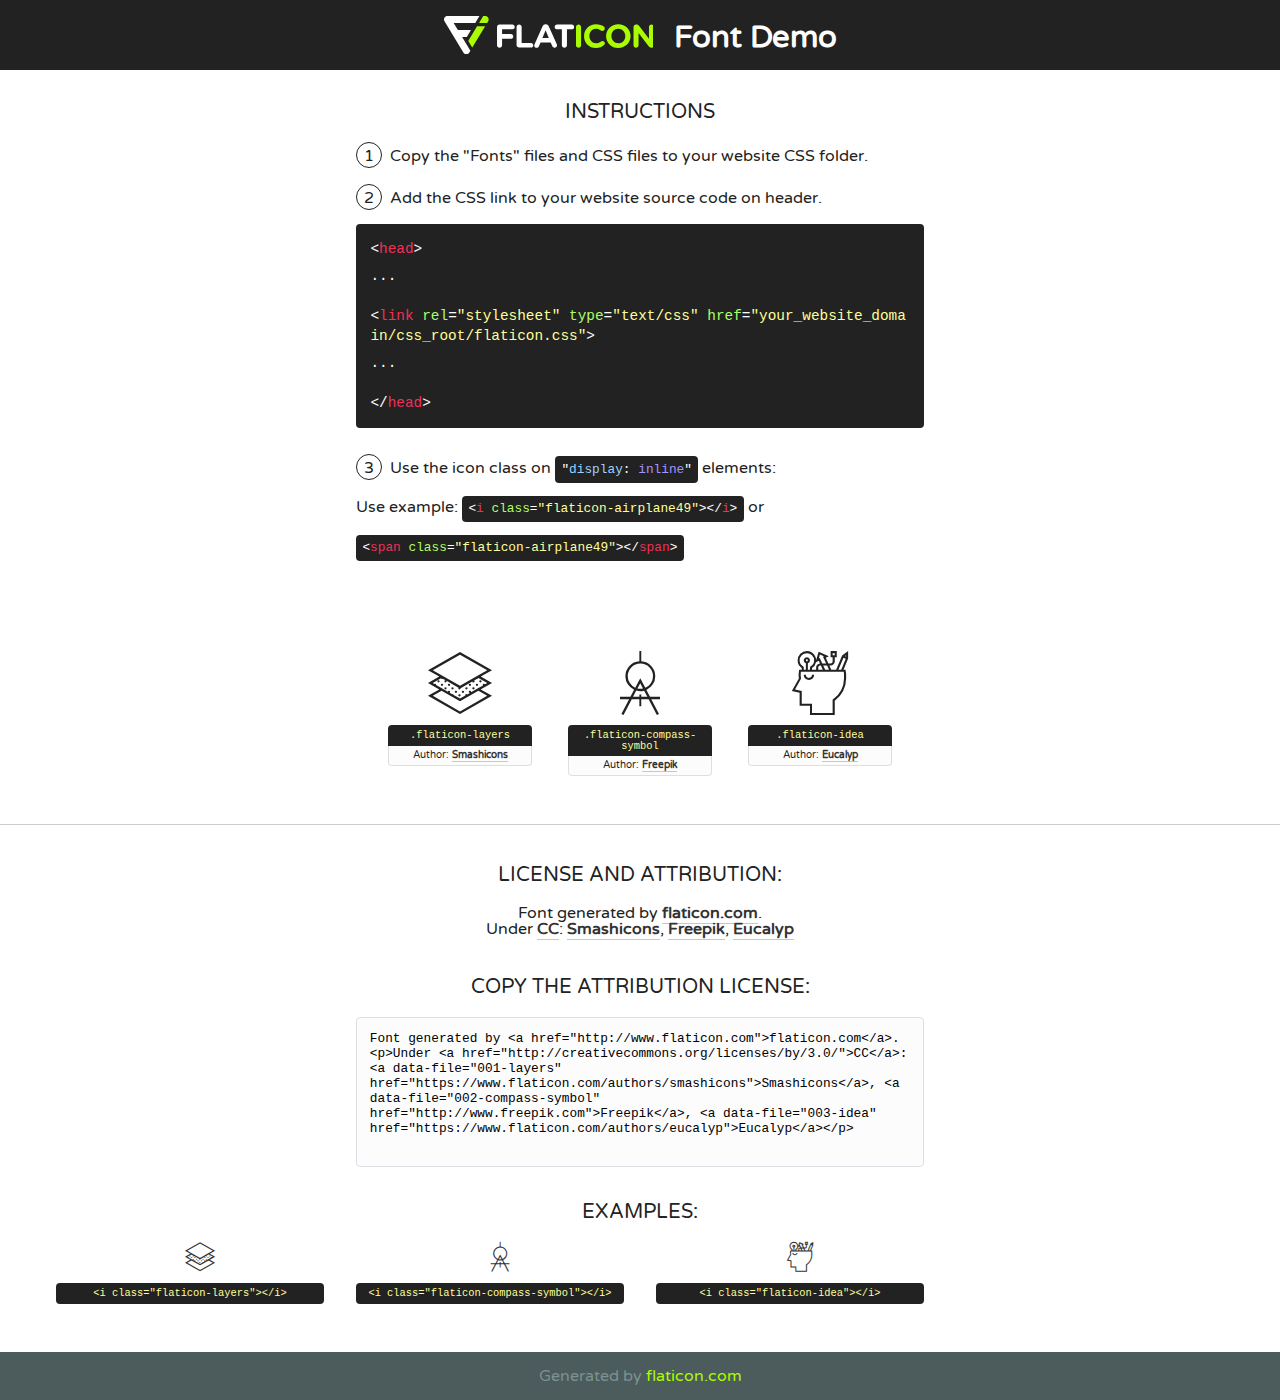
<file: fonts/flaticon/font/flaticon.html>
<!DOCTYPE html>
<!--
  Flaticon icon font: Flaticon
  Creation date: 06/10/2018 08:32
-->
<html>
<!DOCTYPE html>
<html>

<head>
    <title>Flaticon WebFont</title>
    <link href="http://fonts.googleapis.com/css?family=Varela+Round" rel="stylesheet" type="text/css" />
    <link rel="stylesheet" type="text/css" href="flaticon.css">
    <meta charset="UTF-8">
    <style>
    html, body, div, span, applet, object, iframe,
    h1, h2, h3, h4, h5, h6, p, blockquote, pre,
    a, abbr, acronym, address, big, cite, code,
    del, dfn, em, img, ins, kbd, q, s, samp,
    small, strike, strong, sub, sup, tt, var,
    b, u, i, center,
    dl, dt, dd, ol, ul, li,
    fieldset, form, label, legend,
    table, caption, tbody, tfoot, thead, tr, th, td,
    article, aside, canvas, details, embed, 
    figure, figcaption, footer, header, hgroup, 
    menu, nav, output, ruby, section, summary,
    time, mark, audio, video {
        margin: 0;
        padding: 0;
        border: 0;
        font-size: 100%;
        font: inherit;
        vertical-align: baseline;
    }
    /* HTML5 display-role reset for older browsers */
    article, aside, details, figcaption, figure, 
    footer, header, hgroup, menu, nav, section {
        display: block;
    }
    body {
        line-height: 1;
    }
    ol, ul {
        list-style: none;
    }
    blockquote, q {
        quotes: none;
    }
    blockquote:before, blockquote:after,
    q:before, q:after {
        content: '';
        content: none;
    }
    table {
        border-collapse: collapse;
        border-spacing: 0;
    }
    body {
        font-family: 'Varela Round', Helvetica, Arial, sans-serif;
        font-size: 16px;
        color: #222;
    }
    a {
        color: #333;
        border-bottom: 1px solid #a9fd00;
        font-weight: bold;
        text-decoration: none;
    }
    * {
        -moz-box-sizing: border-box;
        -webkit-box-sizing: border-box;
        box-sizing: border-box;
        margin: 0;
        padding: 0;
    }
    [class^="flaticon-"]:before, [class*=" flaticon-"]:before, [class^="flaticon-"]:after, [class*=" flaticon-"]:after {
        font-family: Flaticon;
        font-size: 30px;
        font-style: normal;
        margin-left: 20px;
        color: #333;
    }
    .wrapper {
        max-width: 600px;
        margin: auto;
        padding: 0 1em;
    }
    .title {
        font-size: 1.25em;
        text-align: center;
        margin-bottom: 1em;
        text-transform: uppercase;
    }
    header {
        text-align: center;
        background-color: #222;
        color: #fff;
        padding: 1em;
    }
    header .logo {
        width: 210px;
        height: 38px;
        display: inline-block;
        vertical-align: middle;
        margin-right: 1em;
        border: none;
    }
    header strong {
        font-size: 1.95em;
        font-weight: bold;
        vertical-align: middle;
        margin-top: 5px;
        display: inline-block;
    }
    .demo {
        margin: 2em auto;
        line-height: 1.25em;
    }
    .demo ul li {
        margin-bottom: 1em;
    }
    .demo ul li .num {
        color: #222;
        border-radius: 20px;
        display: inline-block;
        width: 26px;
        padding: 3px;
        height: 26px;
        text-align: center;
        margin-right: 0.5em;
        border: 1px solid #222;
    }
    .demo ul li code {
        background-color: #222;
        border-radius: 4px;
        padding: 0.25em 0.5em;
        display: inline-block;
        color: #fff;
        font-family: Consolas,Monaco,Lucida Console,Liberation Mono,DejaVu Sans Mono,Bitstream Vera Sans Mono,Courier New, monospace;
        font-weight: lighter;
        margin-top: 1em;
        font-size: 0.8em;
        word-break: break-all;
    }
    .demo ul li code.big {
        padding: 1em;
        font-size: 0.9em;
    }
    .demo ul li code .red {
        color: #EF3159;
    }
    .demo ul li code .green {
        color: #ACFF65;
    }
    .demo ul li code .yellow {
        color: #FFFF99;
    }
    .demo ul li code .blue {
        color: #99D3FF;
    }
    .demo ul li code .purple {
        color: #A295FF;
    }
    .demo ul li code .dots {
        margin-top: 0.5em;
        display: block;
    }
    #glyphs {
        border-bottom: 1px solid #ccc;
        padding: 2em 0;
        text-align: center;
    }
    .glyph {
        display: inline-block;
        width: 9em;
        margin: 1em;
        text-align: center;
        vertical-align: top;
        background: #FFF;
    }
    .glyph .glyph-icon {
        padding: 10px;
        display: block;
        font-family:"Flaticon";
        font-size: 64px;
        line-height: 1;
    }
    .glyph .glyph-icon:before {
        font-size: 64px;
        color: #222;
        margin-left: 0;
    }
    .class-name {
        font-size: 0.65em;
        background-color: #222;
        color: #fff;
        border-radius: 4px 4px 0 0;
        padding: 0.5em;
        color: #FFFF99;
        font-family: Consolas,Monaco,Lucida Console,Liberation Mono,DejaVu Sans Mono,Bitstream Vera Sans Mono,Courier New, monospace;
    }
    .author-name {
        font-size: 0.6em;
        background-color: #fcfcfd;
        border: 1px solid #DEDEE4;
        border-top: 0;
        border-radius: 0 0 4px 4px;
        padding: 0.5em;
    }
    .class-name:last-child {
        font-size: 10px;
        color:#888;
    }
    .class-name:last-child a {
        font-size: 10px;
        color:#555;
    }
    .class-name:last-child a:hover {
        color:#a9fd00;
    }
    .glyph > input {
        display: block;
        width: 100px;
        margin: 5px auto;
        text-align: center;
        font-size: 12px;
        cursor: text;
    }
    .glyph > input.icon-input {
        font-family:"Flaticon";
        font-size: 16px;
        margin-bottom: 10px;
    }
    .attribution .title {
        margin-top: 2em;
    }
    .attribution textarea {
        background-color: #fcfcfd;
        padding: 1em;
        border: none;
        box-shadow: none;
        border: 1px solid #DEDEE4;
        border-radius: 4px;
        resize: none;
        width: 100%;
        height: 150px;
        font-size: 0.8em;
        font-family: Consolas,Monaco,Lucida Console,Liberation Mono,DejaVu Sans Mono,Bitstream Vera Sans Mono,Courier New, monospace;
        -webkit-appearance: none;
    }
    .iconsuse {
        margin: 2em auto;
        text-align: center;
        max-width: 1200px;
    }
    .iconsuse:after {
        content: '';
        display: table;
        clear: both;
    }
    .iconsuse .image {
        float: left;
        width: 25%;
        padding: 0 1em;
    }
    .iconsuse .image p {
        margin-bottom: 1em;
    }
    .iconsuse .image span {
        display: block;
        font-size: 0.65em;
        background-color: #222;
        color: #fff;
        border-radius: 4px;
        padding: 0.5em;
        color: #FFFF99;
        margin-top: 1em;
        font-family: Consolas,Monaco,Lucida Console,Liberation Mono,DejaVu Sans Mono,Bitstream Vera Sans Mono,Courier New, monospace;
    }
    #footer {
        text-align: center;
        background-color: #4C5B5C;
        color: #7c9192;
        padding: 1em;
    }
    #footer a {
        border: none;
        color: #a9fd00;
        font-weight: normal;
    }
    @media (max-width: 960px) {
        .iconsuse .image {
            width: 50%;
        }
    }
    @media (max-width: 560px) {
        .iconsuse .image {
            width: 100%;
        }
    }
    </style>
</head>

<body class="characters-off">

    <header>
        <a href="http://www.flaticon.com" target="_blank" class="logo">
            <svg version="1.1" xmlns="http://www.w3.org/2000/svg" xmlns:xlink="http://www.w3.org/1999/xlink" xmlns:a="http://ns.adobe.com/AdobeSVGViewerExtensions/3.0/" viewBox="0 0 560.875 102.036" enable-background="new 0 0 560.875 102.036" xml:space="preserve">
                <defs>
                </defs>
                <g>
                    <g class="letters">
                        <path fill="#ffffff" d="M141.596,29.675c0-3.777,2.985-6.767,6.764-6.767h34.438c3.426,0,6.15,2.728,6.15,6.15
                        c0,3.43-2.724,6.149-6.15,6.149h-27.674v13.091h23.719c3.429,0,6.151,2.724,6.151,6.15c0,3.43-2.723,6.149-6.151,6.149h-23.719
                        v17.574c0,3.773-2.986,6.761-6.764,6.761c-3.779,0-6.764-2.989-6.764-6.761V29.675z"></path>
                        <path fill="#ffffff" d="M193.844,29.149c0-3.781,2.985-6.767,6.764-6.767c3.776,0,6.763,2.985,6.763,6.767v42.957h25.039
                        c3.426,0,6.149,2.726,6.149,6.153c0,3.425-2.723,6.15-6.149,6.15h-31.802c-3.779,0-6.764-2.986-6.764-6.768V29.149z"></path>
                        <path fill="#ffffff" d="M241.891,75.71l21.438-48.407c1.492-3.341,4.215-5.357,7.906-5.357h0.792
                        c3.686,0,6.323,2.017,7.815,5.357l21.439,48.407c0.436,0.967,0.701,1.845,0.701,2.723c0,3.602-2.809,6.501-6.414,6.501
                        c-3.161,0-5.269-1.845-6.499-4.655l-4.132-9.661h-27.059l-4.301,10.102c-1.144,2.631-3.426,4.214-6.237,4.214
                        c-3.517,0-6.24-2.81-6.24-6.325C241.1,77.64,241.451,76.677,241.891,75.71z M279.932,58.666l-8.521-20.297l-8.526,20.297H279.932
                        z"></path>
                        <path fill="#ffffff" d="M314.864,35.387H301.86c-3.429,0-6.239-2.813-6.239-6.238c0-3.429,2.811-6.24,6.239-6.24h39.533
                        c3.426,0,6.237,2.811,6.237,6.24c0,3.425-2.811,6.238-6.237,6.238h-13.001v42.785c0,3.773-2.99,6.761-6.764,6.761
                        c-3.779,0-6.764-2.989-6.764-6.761V35.387z"></path>
                        <path fill="#A9FD00" d="M352.615,29.149c0-3.781,2.985-6.767,6.767-6.767c3.774,0,6.761,2.985,6.761,6.767v49.024
                        c0,3.773-2.987,6.761-6.761,6.761c-3.781,0-6.767-2.989-6.767-6.761V29.149z"></path>
                        <path fill="#A9FD00" d="M374.132,53.836v-0.179c0-17.481,13.178-31.801,32.065-31.801c9.22,0,15.459,2.458,20.557,6.238
                        c1.402,1.054,2.637,2.985,2.637,5.357c0,3.692-2.985,6.59-6.681,6.59c-1.845,0-3.071-0.702-4.044-1.319
                        c-3.776-2.813-7.729-4.393-12.562-4.393c-10.364,0-17.831,8.611-17.831,19.154v0.173c0,10.542,7.291,19.329,17.831,19.329
                        c5.715,0,9.492-1.756,13.359-4.834c1.049-0.874,2.458-1.491,4.039-1.491c3.429,0,6.325,2.813,6.325,6.236
                        c0,2.106-1.056,3.78-2.282,4.834c-5.539,4.834-12.036,7.733-21.878,7.733C387.572,85.464,374.132,71.493,374.132,53.836z"></path>
                        <path fill="#A9FD00" d="M433.009,53.836v-0.179c0-17.481,13.79-31.801,32.766-31.801c18.981,0,32.592,14.143,32.592,31.628v0.173
                        c0,17.483-13.785,31.807-32.769,31.807C446.625,85.464,433.009,71.32,433.009,53.836z M484.224,53.836v-0.179
                        c0-10.539-7.725-19.326-18.626-19.326c-10.893,0-18.449,8.611-18.449,19.154v0.173c0,10.542,7.73,19.329,18.626,19.329
                        C476.676,72.986,484.224,64.378,484.224,53.836z"></path>
                        <path fill="#A9FD00" d="M506.233,29.321c0-3.774,2.99-6.763,6.767-6.763h1.401c3.252,0,5.183,1.583,7.029,3.953l26.093,34.265
                        V29.059c0-3.692,2.99-6.677,6.681-6.677c3.683,0,6.671,2.985,6.671,6.677v48.934c0,3.78-2.987,6.765-6.764,6.765h-0.436
                        c-3.257,0-5.188-1.581-7.034-3.953l-27.056-35.492v32.944c0,3.687-2.985,6.676-6.678,6.676c-3.683,0-6.673-2.989-6.673-6.676
                        V29.321z"></path>
                    </g>
                    <g class="insignia">
                        <path fill="#ffffff" d="M48.372,56.137h12.517l11.156-18.537H37.186L25.688,18.539h57.825L94.668,0H9.271
                        C5.925,0,2.842,1.801,1.198,4.716c-1.644,2.907-1.593,6.482,0.134,9.343l50.38,83.501c1.678,2.781,4.689,4.476,7.938,4.476
                        c3.246,0,6.257-1.695,7.935-4.476l2.898-4.804L48.372,56.137z"></path>
                        <g class="i">
                            <path fill="#A9FD00" d="M93.575,18.539h0.031v0.004l21.652,0.004l2.705-4.488c1.727-2.861,1.778-6.436,0.133-9.343
                            C116.454,1.801,113.371,0,110.026,0h-5.294L93.575,18.539z"></path>
                            <polygon fill="#A9FD00" points="88.291,27.356 64.725,66.486 75.519,84.404 109.942,27.356"></polygon>
                        </g>
                    </g>
                </g>
            </svg>
        </a>
        <strong>Font Demo</strong>
    </header>


    <section class="demo wrapper">

        <p class="title">Instructions</p>

        <ul>
            <li>
                <span class="num">1</span>Copy the "Fonts" files and CSS files to your website CSS folder.
            </li>
            <li>
                <span class="num">2</span>Add the CSS link to your website source code on header.
                <code class="big">
                    &lt;<span class="red">head</span>&gt;
                    <br/><span class="dots">...</span>
                    <br/>&lt;<span class="red">link</span> <span class="green">rel</span>=<span class="yellow">"stylesheet"</span> <span class="green">type</span>=<span class="yellow">"text/css"</span> <span class="green">href</span>=<span class="yellow">"your_website_domain/css_root/flaticon.css"</span>&gt;
                    <br/><span class="dots">...</span>
                    <br/>&lt;/<span class="red">head</span>&gt;
                </code>
            </li>

            <li>
                <p>
                    <span class="num">3</span>Use the icon class on <code>"<span class="blue">display</span>:<span class="purple"> inline</span>"</code> elements:
                    <br />
                    Use example: <code>&lt;<span class="red">i</span> <span class="green">class</span>=<span class="yellow">&quot;flaticon-airplane49&quot;</span>&gt;&lt;/<span class="red">i</span>&gt;</code> or <code>&lt;<span class="red">span</span> <span class="green">class</span>=<span class="yellow">&quot;flaticon-airplane49&quot;</span>&gt;&lt;/<span class="red">span</span>&gt;</code>
            </li>
        </ul>

    </section>




   <section id="glyphs">          
    
      
        <div class="glyph"><div class="glyph-icon flaticon-layers"></div>
            <div class="class-name">.flaticon-layers</div>
            <div class="author-name">Author: <a data-file="001-layers" href="https://www.flaticon.com/authors/smashicons">Smashicons</a> </div> 
        </div>        
        
        <div class="glyph"><div class="glyph-icon flaticon-compass-symbol"></div>
            <div class="class-name">.flaticon-compass-symbol</div>
            <div class="author-name">Author: <a data-file="002-compass-symbol" href="http://www.freepik.com">Freepik</a> </div> 
        </div>        
        
        <div class="glyph"><div class="glyph-icon flaticon-idea"></div>
            <div class="class-name">.flaticon-idea</div>
            <div class="author-name">Author: <a data-file="003-idea" href="https://www.flaticon.com/authors/eucalyp">Eucalyp</a> </div> 
        </div>        
        

    </section>



    <section class="attribution wrapper"   style="text-align:center;">

      <div class="title">License and attribution:</div><div class="attrDiv">Font generated by <a href="http://www.flaticon.com">flaticon.com</a>. <div><p>Under <a href="http://creativecommons.org/licenses/by/3.0/">CC</a>: <a data-file="001-layers" href="https://www.flaticon.com/authors/smashicons">Smashicons</a>, <a data-file="002-compass-symbol" href="http://www.freepik.com">Freepik</a>, <a data-file="003-idea" href="https://www.flaticon.com/authors/eucalyp">Eucalyp</a></p>  </div>
      </div>
      <div class="title">Copy the Attribution License:</div>

    <textarea onclick="this.focus();this.select();">Font generated by &lt;a href=&quot;http://www.flaticon.com&quot;&gt;flaticon.com&lt;/a&gt;. <p>Under <a href="http://creativecommons.org/licenses/by/3.0/">CC</a>: <a data-file="001-layers" href="https://www.flaticon.com/authors/smashicons">Smashicons</a>, <a data-file="002-compass-symbol" href="http://www.freepik.com">Freepik</a>, <a data-file="003-idea" href="https://www.flaticon.com/authors/eucalyp">Eucalyp</a></p>  
     </textarea>

    </section>

    <section class="iconsuse">

          <div class="title">Examples:</div>            
             
            <div class="image">
                <p>
                    <i class="glyph-icon flaticon-layers"></i> 
                    <span>&lt;i class=&quot;flaticon-layers&quot;&gt;&lt;/i&gt;</span>
                </p>
            </div>
            
            <div class="image">
                <p>
                    <i class="glyph-icon flaticon-compass-symbol"></i> 
                    <span>&lt;i class=&quot;flaticon-compass-symbol&quot;&gt;&lt;/i&gt;</span>
                </p>
            </div>
            
            <div class="image">
                <p>
                    <i class="glyph-icon flaticon-idea"></i> 
                    <span>&lt;i class=&quot;flaticon-idea&quot;&gt;&lt;/i&gt;</span>
                </p>
            </div>
                       
        </div>
                            
    </section>

<div id="footer">
    <div>Generated by <a href="http://www.flaticon.com">flaticon.com</a>
    </div>
</div>



</body>
</html>
</file>
<file: css/flaticon.css>
/*
  	Flaticon icon font: Flaticon
  	Creation date: 06/10/2018 08:32
  	*/


@font-face {
  font-family: "Flaticon";
  src: url("../fonts/flaticon/font/Flaticon.eot");
  src: url("../fonts/flaticon/font/Flaticon.eot?#iefix") format("embedded-opentype"),
       url("../fonts/flaticon/font/Flaticon.woff") format("woff"),
       url("../fonts/flaticon/font/Flaticon.ttf") format("truetype"),
       url("../fonts/flaticon/font/Flaticon.svg#Flaticon") format("svg");
  font-weight: normal;
  font-style: normal;
}

@media screen and (-webkit-min-device-pixel-ratio:0) {
  @font-face {
    font-family: "Flaticon";
    src: url("../fonts/flaticon/font/Flaticon.svg#Flaticon") format("svg");
  }
}

[class^="flaticon-"]:before, [class*=" flaticon-"]:before,
[class^="flaticon-"]:after, [class*=" flaticon-"]:after {   
  font-family: Flaticon;
  font-style: normal;
  font-weight: normal;
  font-variant: normal;
  text-transform: none;
  line-height: 1;

  /* Better Font Rendering =========== */
  -webkit-font-smoothing: antialiased;
  -moz-osx-font-smoothing: grayscale;
}

.flaticon-layers:before { content: "\f100"; }
.flaticon-compass-symbol:before { content: "\f101"; }
.flaticon-idea:before { content: "\f102"; }
</file>
<file: css/icomoon.css>
@font-face {
  font-family: 'icomoon';
  src:  url('../fonts/icomoon/icomoon.eot?6tt51o');
  src:  url('../fonts/icomoon/icomoon.eot?6tt51o#iefix') format('embedded-opentype'),
    url('../fonts/icomoon/icomoon.ttf?6tt51o') format('truetype'),
    url('../fonts/icomoon/icomoon.woff?6tt51o') format('woff'),
    url('../fonts/icomoon/icomoon.svg?6tt51o#icomoon') format('svg');
  font-weight: normal;
  font-style: normal;
}

[class^="icon-"], [class*=" icon-"] {
  /* use !important to prevent issues with browser extensions that change fonts */
  font-family: 'icomoon' !important;
  speak: none;
  font-style: normal;
  font-weight: normal;
  font-variant: normal;
  text-transform: none;
  line-height: 1;

  /* Better Font Rendering =========== */
  -webkit-font-smoothing: antialiased;
  -moz-osx-font-smoothing: grayscale;
}

.icon-asterisk:before {
  content: "\f069";
}
.icon-plus:before {
  content: "\f067";
}
.icon-question:before {
  content: "\f128";
}
.icon-minus:before {
  content: "\f068";
}
.icon-glass:before {
  content: "\f000";
}
.icon-music:before {
  content: "\f001";
}
.icon-search:before {
  content: "\f002";
}
.icon-envelope-o:before {
  content: "\f003";
}
.icon-heart:before {
  content: "\f004";
}
.icon-star:before {
  content: "\f005";
}
.icon-star-o:before {
  content: "\f006";
}
.icon-user:before {
  content: "\f007";
}
.icon-film:before {
  content: "\f008";
}
.icon-th-large:before {
  content: "\f009";
}
.icon-th:before {
  content: "\f00a";
}
.icon-th-list:before {
  content: "\f00b";
}
.icon-check:before {
  content: "\f00c";
}
.icon-close:before {
  content: "\f00d";
}
.icon-remove:before {
  content: "\f00d";
}
.icon-times:before {
  content: "\f00d";
}
.icon-search-plus:before {
  content: "\f00e";
}
.icon-search-minus:before {
  content: "\f010";
}
.icon-power-off:before {
  content: "\f011";
}
.icon-signal:before {
  content: "\f012";
}
.icon-cog:before {
  content: "\f013";
}
.icon-gear:before {
  content: "\f013";
}
.icon-trash-o:before {
  content: "\f014";
}
.icon-home:before {
  content: "\f015";
}
.icon-file-o:before {
  content: "\f016";
}
.icon-clock-o:before {
  content: "\f017";
}
.icon-road:before {
  content: "\f018";
}
.icon-download:before {
  content: "\f019";
}
.icon-arrow-circle-o-down:before {
  content: "\f01a";
}
.icon-arrow-circle-o-up:before {
  content: "\f01b";
}
.icon-inbox:before {
  content: "\f01c";
}
.icon-play-circle-o:before {
  content: "\f01d";
}
.icon-repeat:before {
  content: "\f01e";
}
.icon-rotate-right:before {
  content: "\f01e";
}
.icon-refresh:before {
  content: "\f021";
}
.icon-list-alt:before {
  content: "\f022";
}
.icon-lock:before {
  content: "\f023";
}
.icon-flag:before {
  content: "\f024";
}
.icon-headphones:before {
  content: "\f025";
}
.icon-volume-off:before {
  content: "\f026";
}
.icon-volume-down:before {
  content: "\f027";
}
.icon-volume-up:before {
  content: "\f028";
}
.icon-qrcode:before {
  content: "\f029";
}
.icon-barcode:before {
  content: "\f02a";
}
.icon-tag:before {
  content: "\f02b";
}
.icon-tags:before {
  content: "\f02c";
}
.icon-book:before {
  content: "\f02d";
}
.icon-bookmark:before {
  content: "\f02e";
}
.icon-print:before {
  content: "\f02f";
}
.icon-camera:before {
  content: "\f030";
}
.icon-font:before {
  content: "\f031";
}
.icon-bold:before {
  content: "\f032";
}
.icon-italic:before {
  content: "\f033";
}
.icon-text-height:before {
  content: "\f034";
}
.icon-text-width:before {
  content: "\f035";
}
.icon-align-left:before {
  content: "\f036";
}
.icon-align-center:before {
  content: "\f037";
}
.icon-align-right:before {
  content: "\f038";
}
.icon-align-justify:before {
  content: "\f039";
}
.icon-list:before {
  content: "\f03a";
}
.icon-dedent:before {
  content: "\f03b";
}
.icon-outdent:before {
  content: "\f03b";
}
.icon-indent:before {
  content: "\f03c";
}
.icon-video-camera:before {
  content: "\f03d";
}
.icon-image:before {
  content: "\f03e";
}
.icon-photo:before {
  content: "\f03e";
}
.icon-picture-o:before {
  content: "\f03e";
}
.icon-pencil:before {
  content: "\f040";
}
.icon-map-marker:before {
  content: "\f041";
}
.icon-adjust:before {
  content: "\f042";
}
.icon-tint:before {
  content: "\f043";
}
.icon-edit:before {
  content: "\f044";
}
.icon-pencil-square-o:before {
  content: "\f044";
}
.icon-share-square-o:before {
  content: "\f045";
}
.icon-check-square-o:before {
  content: "\f046";
}
.icon-arrows:before {
  content: "\f047";
}
.icon-step-backward:before {
  content: "\f048";
}
.icon-fast-backward:before {
  content: "\f049";
}
.icon-backward:before {
  content: "\f04a";
}
.icon-play:before {
  content: "\f04b";
}
.icon-pause:before {
  content: "\f04c";
}
.icon-stop:before {
  content: "\f04d";
}
.icon-forward:before {
  content: "\f04e";
}
.icon-fast-forward:before {
  content: "\f050";
}
.icon-step-forward:before {
  content: "\f051";
}
.icon-eject:before {
  content: "\f052";
}
.icon-chevron-left:before {
  content: "\f053";
}
.icon-chevron-right:before {
  content: "\f054";
}
.icon-plus-circle:before {
  content: "\f055";
}
.icon-minus-circle:before {
  content: "\f056";
}
.icon-times-circle:before {
  content: "\f057";
}
.icon-check-circle:before {
  content: "\f058";
}
.icon-question-circle:before {
  content: "\f059";
}
.icon-info-circle:before {
  content: "\f05a";
}
.icon-crosshairs:before {
  content: "\f05b";
}
.icon-times-circle-o:before {
  content: "\f05c";
}
.icon-check-circle-o:before {
  content: "\f05d";
}
.icon-ban:before {
  content: "\f05e";
}
.icon-arrow-left:before {
  content: "\f060";
}
.icon-arrow-right:before {
  content: "\f061";
}
.icon-arrow-up:before {
  content: "\f062";
}
.icon-arrow-down:before {
  content: "\f063";
}
.icon-mail-forward:before {
  content: "\f064";
}
.icon-share:before {
  content: "\f064";
}
.icon-expand:before {
  content: "\f065";
}
.icon-compress:before {
  content: "\f066";
}
.icon-exclamation-circle:before {
  content: "\f06a";
}
.icon-gift:before {
  content: "\f06b";
}
.icon-leaf:before {
  content: "\f06c";
}
.icon-fire:before {
  content: "\f06d";
}
.icon-eye:before {
  content: "\f06e";
}
.icon-eye-slash:before {
  content: "\f070";
}
.icon-exclamation-triangle:before {
  content: "\f071";
}
.icon-warning:before {
  content: "\f071";
}
.icon-plane:before {
  content: "\f072";
}
.icon-calendar:before {
  content: "\f073";
}
.icon-random:before {
  content: "\f074";
}
.icon-comment:before {
  content: "\f075";
}
.icon-magnet:before {
  content: "\f076";
}
.icon-chevron-up:before {
  content: "\f077";
}
.icon-chevron-down:before {
  content: "\f078";
}
.icon-retweet:before {
  content: "\f079";
}
.icon-shopping-cart:before {
  content: "\f07a";
}
.icon-folder:before {
  content: "\f07b";
}
.icon-folder-open:before {
  content: "\f07c";
}
.icon-arrows-v:before {
  content: "\f07d";
}
.icon-arrows-h:before {
  content: "\f07e";
}
.icon-bar-chart:before {
  content: "\f080";
}
.icon-bar-chart-o:before {
  content: "\f080";
}
.icon-twitter-square:before {
  content: "\f081";
}
.icon-facebook-square:before {
  content: "\f082";
}
.icon-camera-retro:before {
  content: "\f083";
}
.icon-key:before {
  content: "\f084";
}
.icon-cogs:before {
  content: "\f085";
}
.icon-gears:before {
  content: "\f085";
}
.icon-comments:before {
  content: "\f086";
}
.icon-thumbs-o-up:before {
  content: "\f087";
}
.icon-thumbs-o-down:before {
  content: "\f088";
}
.icon-star-half:before {
  content: "\f089";
}
.icon-heart-o:before {
  content: "\f08a";
}
.icon-sign-out:before {
  content: "\f08b";
}
.icon-linkedin-square:before {
  content: "\f08c";
}
.icon-thumb-tack:before {
  content: "\f08d";
}
.icon-external-link:before {
  content: "\f08e";
}
.icon-sign-in:before {
  content: "\f090";
}
.icon-trophy:before {
  content: "\f091";
}
.icon-github-square:before {
  content: "\f092";
}
.icon-upload:before {
  content: "\f093";
}
.icon-lemon-o:before {
  content: "\f094";
}
.icon-phone:before {
  content: "\f095";
}
.icon-square-o:before {
  content: "\f096";
}
.icon-bookmark-o:before {
  content: "\f097";
}
.icon-phone-square:before {
  content: "\f098";
}
.icon-twitter:before {
  content: "\f099";
}
.icon-facebook:before {
  content: "\f09a";
}
.icon-facebook-f:before {
  content: "\f09a";
}
.icon-github:before {
  content: "\f09b";
}
.icon-unlock:before {
  content: "\f09c";
}
.icon-credit-card:before {
  content: "\f09d";
}
.icon-feed:before {
  content: "\f09e";
}
.icon-rss:before {
  content: "\f09e";
}
.icon-hdd-o:before {
  content: "\f0a0";
}
.icon-bullhorn:before {
  content: "\f0a1";
}
.icon-bell-o:before {
  content: "\f0a2";
}
.icon-certificate:before {
  content: "\f0a3";
}
.icon-hand-o-right:before {
  content: "\f0a4";
}
.icon-hand-o-left:before {
  content: "\f0a5";
}
.icon-hand-o-up:before {
  content: "\f0a6";
}
.icon-hand-o-down:before {
  content: "\f0a7";
}
.icon-arrow-circle-left:before {
  content: "\f0a8";
}
.icon-arrow-circle-right:before {
  content: "\f0a9";
}
.icon-arrow-circle-up:before {
  content: "\f0aa";
}
.icon-arrow-circle-down:before {
  content: "\f0ab";
}
.icon-globe:before {
  content: "\f0ac";
}
.icon-wrench:before {
  content: "\f0ad";
}
.icon-tasks:before {
  content: "\f0ae";
}
.icon-filter:before {
  content: "\f0b0";
}
.icon-briefcase:before {
  content: "\f0b1";
}
.icon-arrows-alt:before {
  content: "\f0b2";
}
.icon-group:before {
  content: "\f0c0";
}
.icon-users:before {
  content: "\f0c0";
}
.icon-chain:before {
  content: "\f0c1";
}
.icon-link:before {
  content: "\f0c1";
}
.icon-cloud:before {
  content: "\f0c2";
}
.icon-flask:before {
  content: "\f0c3";
}
.icon-cut:before {
  content: "\f0c4";
}
.icon-scissors:before {
  content: "\f0c4";
}
.icon-copy:before {
  content: "\f0c5";
}
.icon-files-o:before {
  content: "\f0c5";
}
.icon-paperclip:before {
  content: "\f0c6";
}
.icon-floppy-o:before {
  content: "\f0c7";
}
.icon-save:before {
  content: "\f0c7";
}
.icon-square:before {
  content: "\f0c8";
}
.icon-bars:before {
  content: "\f0c9";
}
.icon-navicon:before {
  content: "\f0c9";
}
.icon-reorder:before {
  content: "\f0c9";
}
.icon-list-ul:before {
  content: "\f0ca";
}
.icon-list-ol:before {
  content: "\f0cb";
}
.icon-strikethrough:before {
  content: "\f0cc";
}
.icon-underline:before {
  content: "\f0cd";
}
.icon-table:before {
  content: "\f0ce";
}
.icon-magic:before {
  content: "\f0d0";
}
.icon-truck:before {
  content: "\f0d1";
}
.icon-pinterest:before {
  content: "\f0d2";
}
.icon-pinterest-square:before {
  content: "\f0d3";
}
.icon-google-plus-square:before {
  content: "\f0d4";
}
.icon-google-plus:before {
  content: "\f0d5";
}
.icon-money:before {
  content: "\f0d6";
}
.icon-caret-down:before {
  content: "\f0d7";
}
.icon-caret-up:before {
  content: "\f0d8";
}
.icon-caret-left:before {
  content: "\f0d9";
}
.icon-caret-right:before {
  content: "\f0da";
}
.icon-columns:before {
  content: "\f0db";
}
.icon-sort:before {
  content: "\f0dc";
}
.icon-unsorted:before {
  content: "\f0dc";
}
.icon-sort-desc:before {
  content: "\f0dd";
}
.icon-sort-down:before {
  content: "\f0dd";
}
.icon-sort-asc:before {
  content: "\f0de";
}
.icon-sort-up:before {
  content: "\f0de";
}
.icon-envelope:before {
  content: "\f0e0";
}
.icon-linkedin:before {
  content: "\f0e1";
}
.icon-rotate-left:before {
  content: "\f0e2";
}
.icon-undo:before {
  content: "\f0e2";
}
.icon-gavel:before {
  content: "\f0e3";
}
.icon-legal:before {
  content: "\f0e3";
}
.icon-dashboard:before {
  content: "\f0e4";
}
.icon-tachometer:before {
  content: "\f0e4";
}
.icon-comment-o:before {
  content: "\f0e5";
}
.icon-comments-o:before {
  content: "\f0e6";
}
.icon-bolt:before {
  content: "\f0e7";
}
.icon-flash:before {
  content: "\f0e7";
}
.icon-sitemap:before {
  content: "\f0e8";
}
.icon-umbrella:before {
  content: "\f0e9";
}
.icon-clipboard:before {
  content: "\f0ea";
}
.icon-paste:before {
  content: "\f0ea";
}
.icon-lightbulb-o:before {
  content: "\f0eb";
}
.icon-exchange:before {
  content: "\f0ec";
}
.icon-cloud-download:before {
  content: "\f0ed";
}
.icon-cloud-upload:before {
  content: "\f0ee";
}
.icon-user-md:before {
  content: "\f0f0";
}
.icon-stethoscope:before {
  content: "\f0f1";
}
.icon-suitcase:before {
  content: "\f0f2";
}
.icon-bell:before {
  content: "\f0f3";
}
.icon-coffee:before {
  content: "\f0f4";
}
.icon-cutlery:before {
  content: "\f0f5";
}
.icon-file-text-o:before {
  content: "\f0f6";
}
.icon-building-o:before {
  content: "\f0f7";
}
.icon-hospital-o:before {
  content: "\f0f8";
}
.icon-ambulance:before {
  content: "\f0f9";
}
.icon-medkit:before {
  content: "\f0fa";
}
.icon-fighter-jet:before {
  content: "\f0fb";
}
.icon-beer:before {
  content: "\f0fc";
}
.icon-h-square:before {
  content: "\f0fd";
}
.icon-plus-square:before {
  content: "\f0fe";
}
.icon-angle-double-left:before {
  content: "\f100";
}
.icon-angle-double-right:before {
  content: "\f101";
}
.icon-angle-double-up:before {
  content: "\f102";
}
.icon-angle-double-down:before {
  content: "\f103";
}
.icon-angle-left:before {
  content: "\f104";
}
.icon-angle-right:before {
  content: "\f105";
}
.icon-angle-up:before {
  content: "\f106";
}
.icon-angle-down:before {
  content: "\f107";
}
.icon-desktop:before {
  content: "\f108";
}
.icon-laptop:before {
  content: "\f109";
}
.icon-tablet:before {
  content: "\f10a";
}
.icon-mobile:before {
  content: "\f10b";
}
.icon-mobile-phone:before {
  content: "\f10b";
}
.icon-circle-o:before {
  content: "\f10c";
}
.icon-quote-left:before {
  content: "\f10d";
}
.icon-quote-right:before {
  content: "\f10e";
}
.icon-spinner:before {
  content: "\f110";
}
.icon-circle:before {
  content: "\f111";
}
.icon-mail-reply:before {
  content: "\f112";
}
.icon-reply:before {
  content: "\f112";
}
.icon-github-alt:before {
  content: "\f113";
}
.icon-folder-o:before {
  content: "\f114";
}
.icon-folder-open-o:before {
  content: "\f115";
}
.icon-smile-o:before {
  content: "\f118";
}
.icon-frown-o:before {
  content: "\f119";
}
.icon-meh-o:before {
  content: "\f11a";
}
.icon-gamepad:before {
  content: "\f11b";
}
.icon-keyboard-o:before {
  content: "\f11c";
}
.icon-flag-o:before {
  content: "\f11d";
}
.icon-flag-checkered:before {
  content: "\f11e";
}
.icon-terminal:before {
  content: "\f120";
}
.icon-code:before {
  content: "\f121";
}
.icon-mail-reply-all:before {
  content: "\f122";
}
.icon-reply-all:before {
  content: "\f122";
}
.icon-star-half-empty:before {
  content: "\f123";
}
.icon-star-half-full:before {
  content: "\f123";
}
.icon-star-half-o:before {
  content: "\f123";
}
.icon-location-arrow:before {
  content: "\f124";
}
.icon-crop:before {
  content: "\f125";
}
.icon-code-fork:before {
  content: "\f126";
}
.icon-chain-broken:before {
  content: "\f127";
}
.icon-unlink:before {
  content: "\f127";
}
.icon-info:before {
  content: "\f129";
}
.icon-exclamation:before {
  content: "\f12a";
}
.icon-superscript:before {
  content: "\f12b";
}
.icon-subscript:before {
  content: "\f12c";
}
.icon-eraser:before {
  content: "\f12d";
}
.icon-puzzle-piece:before {
  content: "\f12e";
}
.icon-microphone:before {
  content: "\f130";
}
.icon-microphone-slash:before {
  content: "\f131";
}
.icon-shield:before {
  content: "\f132";
}
.icon-calendar-o:before {
  content: "\f133";
}
.icon-fire-extinguisher:before {
  content: "\f134";
}
.icon-rocket:before {
  content: "\f135";
}
.icon-maxcdn:before {
  content: "\f136";
}
.icon-chevron-circle-left:before {
  content: "\f137";
}
.icon-chevron-circle-right:before {
  content: "\f138";
}
.icon-chevron-circle-up:before {
  content: "\f139";
}
.icon-chevron-circle-down:before {
  content: "\f13a";
}
.icon-html5:before {
  content: "\f13b";
}
.icon-css3:before {
  content: "\f13c";
}
.icon-anchor:before {
  content: "\f13d";
}
.icon-unlock-alt:before {
  content: "\f13e";
}
.icon-bullseye:before {
  content: "\f140";
}
.icon-ellipsis-h:before {
  content: "\f141";
}
.icon-ellipsis-v:before {
  content: "\f142";
}
.icon-rss-square:before {
  content: "\f143";
}
.icon-play-circle:before {
  content: "\f144";
}
.icon-ticket:before {
  content: "\f145";
}
.icon-minus-square:before {
  content: "\f146";
}
.icon-minus-square-o:before {
  content: "\f147";
}
.icon-level-up:before {
  content: "\f148";
}
.icon-level-down:before {
  content: "\f149";
}
.icon-check-square:before {
  content: "\f14a";
}
.icon-pencil-square:before {
  content: "\f14b";
}
.icon-external-link-square:before {
  content: "\f14c";
}
.icon-share-square:before {
  content: "\f14d";
}
.icon-compass:before {
  content: "\f14e";
}
.icon-caret-square-o-down:before {
  content: "\f150";
}
.icon-toggle-down:before {
  content: "\f150";
}
.icon-caret-square-o-up:before {
  content: "\f151";
}
.icon-toggle-up:before {
  content: "\f151";
}
.icon-caret-square-o-right:before {
  content: "\f152";
}
.icon-toggle-right:before {
  content: "\f152";
}
.icon-eur:before {
  content: "\f153";
}
.icon-euro:before {
  content: "\f153";
}
.icon-gbp:before {
  content: "\f154";
}
.icon-dollar:before {
  content: "\f155";
}
.icon-usd:before {
  content: "\f155";
}
.icon-inr:before {
  content: "\f156";
}
.icon-rupee:before {
  content: "\f156";
}
.icon-cny:before {
  content: "\f157";
}
.icon-jpy:before {
  content: "\f157";
}
.icon-rmb:before {
  content: "\f157";
}
.icon-yen:before {
  content: "\f157";
}
.icon-rouble:before {
  content: "\f158";
}
.icon-rub:before {
  content: "\f158";
}
.icon-ruble:before {
  content: "\f158";
}
.icon-krw:before {
  content: "\f159";
}
.icon-won:before {
  content: "\f159";
}
.icon-bitcoin:before {
  content: "\f15a";
}
.icon-btc:before {
  content: "\f15a";
}
.icon-file:before {
  content: "\f15b";
}
.icon-file-text:before {
  content: "\f15c";
}
.icon-sort-alpha-asc:before {
  content: "\f15d";
}
.icon-sort-alpha-desc:before {
  content: "\f15e";
}
.icon-sort-amount-asc:before {
  content: "\f160";
}
.icon-sort-amount-desc:before {
  content: "\f161";
}
.icon-sort-numeric-asc:before {
  content: "\f162";
}
.icon-sort-numeric-desc:before {
  content: "\f163";
}
.icon-thumbs-up:before {
  content: "\f164";
}
.icon-thumbs-down:before {
  content: "\f165";
}
.icon-youtube-square:before {
  content: "\f166";
}
.icon-youtube:before {
  content: "\f167";
}
.icon-xing:before {
  content: "\f168";
}
.icon-xing-square:before {
  content: "\f169";
}
.icon-youtube-play:before {
  content: "\f16a";
}
.icon-dropbox:before {
  content: "\f16b";
}
.icon-stack-overflow:before {
  content: "\f16c";
}
.icon-instagram:before {
  content: "\f16d";
}
.icon-flickr:before {
  content: "\f16e";
}
.icon-adn:before {
  content: "\f170";
}
.icon-bitbucket:before {
  content: "\f171";
}
.icon-bitbucket-square:before {
  content: "\f172";
}
.icon-tumblr:before {
  content: "\f173";
}
.icon-tumblr-square:before {
  content: "\f174";
}
.icon-long-arrow-down:before {
  content: "\f175";
}
.icon-long-arrow-up:before {
  content: "\f176";
}
.icon-long-arrow-left:before {
  content: "\f177";
}
.icon-long-arrow-right:before {
  content: "\f178";
}
.icon-apple:before {
  content: "\f179";
}
.icon-windows:before {
  content: "\f17a";
}
.icon-android:before {
  content: "\f17b";
}
.icon-linux:before {
  content: "\f17c";
}
.icon-dribbble:before {
  content: "\f17d";
}
.icon-skype:before {
  content: "\f17e";
}
.icon-foursquare:before {
  content: "\f180";
}
.icon-trello:before {
  content: "\f181";
}
.icon-female:before {
  content: "\f182";
}
.icon-male:before {
  content: "\f183";
}
.icon-gittip:before {
  content: "\f184";
}
.icon-gratipay:before {
  content: "\f184";
}
.icon-sun-o:before {
  content: "\f185";
}
.icon-moon-o:before {
  content: "\f186";
}
.icon-archive:before {
  content: "\f187";
}
.icon-bug:before {
  content: "\f188";
}
.icon-vk:before {
  content: "\f189";
}
.icon-weibo:before {
  content: "\f18a";
}
.icon-renren:before {
  content: "\f18b";
}
.icon-pagelines:before {
  content: "\f18c";
}
.icon-stack-exchange:before {
  content: "\f18d";
}
.icon-arrow-circle-o-right:before {
  content: "\f18e";
}
.icon-arrow-circle-o-left:before {
  content: "\f190";
}
.icon-caret-square-o-left:before {
  content: "\f191";
}
.icon-toggle-left:before {
  content: "\f191";
}
.icon-dot-circle-o:before {
  content: "\f192";
}
.icon-wheelchair:before {
  content: "\f193";
}
.icon-vimeo-square:before {
  content: "\f194";
}
.icon-try:before {
  content: "\f195";
}
.icon-turkish-lira:before {
  content: "\f195";
}
.icon-plus-square-o:before {
  content: "\f196";
}
.icon-space-shuttle:before {
  content: "\f197";
}
.icon-slack:before {
  content: "\f198";
}
.icon-envelope-square:before {
  content: "\f199";
}
.icon-wordpress:before {
  content: "\f19a";
}
.icon-openid:before {
  content: "\f19b";
}
.icon-bank:before {
  content: "\f19c";
}
.icon-institution:before {
  content: "\f19c";
}
.icon-university:before {
  content: "\f19c";
}
.icon-graduation-cap:before {
  content: "\f19d";
}
.icon-mortar-board:before {
  content: "\f19d";
}
.icon-yahoo:before {
  content: "\f19e";
}
.icon-google:before {
  content: "\f1a0";
}
.icon-reddit:before {
  content: "\f1a1";
}
.icon-reddit-square:before {
  content: "\f1a2";
}
.icon-stumbleupon-circle:before {
  content: "\f1a3";
}
.icon-stumbleupon:before {
  content: "\f1a4";
}
.icon-delicious:before {
  content: "\f1a5";
}
.icon-digg:before {
  content: "\f1a6";
}
.icon-pied-piper-pp:before {
  content: "\f1a7";
}
.icon-pied-piper-alt:before {
  content: "\f1a8";
}
.icon-drupal:before {
  content: "\f1a9";
}
.icon-joomla:before {
  content: "\f1aa";
}
.icon-language:before {
  content: "\f1ab";
}
.icon-fax:before {
  content: "\f1ac";
}
.icon-building:before {
  content: "\f1ad";
}
.icon-child:before {
  content: "\f1ae";
}
.icon-paw:before {
  content: "\f1b0";
}
.icon-spoon:before {
  content: "\f1b1";
}
.icon-cube:before {
  content: "\f1b2";
}
.icon-cubes:before {
  content: "\f1b3";
}
.icon-behance:before {
  content: "\f1b4";
}
.icon-behance-square:before {
  content: "\f1b5";
}
.icon-steam:before {
  content: "\f1b6";
}
.icon-steam-square:before {
  content: "\f1b7";
}
.icon-recycle:before {
  content: "\f1b8";
}
.icon-automobile:before {
  content: "\f1b9";
}
.icon-car:before {
  content: "\f1b9";
}
.icon-cab:before {
  content: "\f1ba";
}
.icon-taxi:before {
  content: "\f1ba";
}
.icon-tree:before {
  content: "\f1bb";
}
.icon-spotify:before {
  content: "\f1bc";
}
.icon-deviantart:before {
  content: "\f1bd";
}
.icon-soundcloud:before {
  content: "\f1be";
}
.icon-database:before {
  content: "\f1c0";
}
.icon-file-pdf-o:before {
  content: "\f1c1";
}
.icon-file-word-o:before {
  content: "\f1c2";
}
.icon-file-excel-o:before {
  content: "\f1c3";
}
.icon-file-powerpoint-o:before {
  content: "\f1c4";
}
.icon-file-image-o:before {
  content: "\f1c5";
}
.icon-file-photo-o:before {
  content: "\f1c5";
}
.icon-file-picture-o:before {
  content: "\f1c5";
}
.icon-file-archive-o:before {
  content: "\f1c6";
}
.icon-file-zip-o:before {
  content: "\f1c6";
}
.icon-file-audio-o:before {
  content: "\f1c7";
}
.icon-file-sound-o:before {
  content: "\f1c7";
}
.icon-file-movie-o:before {
  content: "\f1c8";
}
.icon-file-video-o:before {
  content: "\f1c8";
}
.icon-file-code-o:before {
  content: "\f1c9";
}
.icon-vine:before {
  content: "\f1ca";
}
.icon-codepen:before {
  content: "\f1cb";
}
.icon-jsfiddle:before {
  content: "\f1cc";
}
.icon-life-bouy:before {
  content: "\f1cd";
}
.icon-life-buoy:before {
  content: "\f1cd";
}
.icon-life-ring:before {
  content: "\f1cd";
}
.icon-life-saver:before {
  content: "\f1cd";
}
.icon-support:before {
  content: "\f1cd";
}
.icon-circle-o-notch:before {
  content: "\f1ce";
}
.icon-ra:before {
  content: "\f1d0";
}
.icon-rebel:before {
  content: "\f1d0";
}
.icon-resistance:before {
  content: "\f1d0";
}
.icon-empire:before {
  content: "\f1d1";
}
.icon-ge:before {
  content: "\f1d1";
}
.icon-git-square:before {
  content: "\f1d2";
}
.icon-git:before {
  content: "\f1d3";
}
.icon-hacker-news:before {
  content: "\f1d4";
}
.icon-y-combinator-square:before {
  content: "\f1d4";
}
.icon-yc-square:before {
  content: "\f1d4";
}
.icon-tencent-weibo:before {
  content: "\f1d5";
}
.icon-qq:before {
  content: "\f1d6";
}
.icon-wechat:before {
  content: "\f1d7";
}
.icon-weixin:before {
  content: "\f1d7";
}
.icon-paper-plane:before {
  content: "\f1d8";
}
.icon-send:before {
  content: "\f1d8";
}
.icon-paper-plane-o:before {
  content: "\f1d9";
}
.icon-send-o:before {
  content: "\f1d9";
}
.icon-history:before {
  content: "\f1da";
}
.icon-circle-thin:before {
  content: "\f1db";
}
.icon-header:before {
  content: "\f1dc";
}
.icon-paragraph:before {
  content: "\f1dd";
}
.icon-sliders:before {
  content: "\f1de";
}
.icon-share-alt:before {
  content: "\f1e0";
}
.icon-share-alt-square:before {
  content: "\f1e1";
}
.icon-bomb:before {
  content: "\f1e2";
}
.icon-futbol-o:before {
  content: "\f1e3";
}
.icon-soccer-ball-o:before {
  content: "\f1e3";
}
.icon-tty:before {
  content: "\f1e4";
}
.icon-binoculars:before {
  content: "\f1e5";
}
.icon-plug:before {
  content: "\f1e6";
}
.icon-slideshare:before {
  content: "\f1e7";
}
.icon-twitch:before {
  content: "\f1e8";
}
.icon-yelp:before {
  content: "\f1e9";
}
.icon-newspaper-o:before {
  content: "\f1ea";
}
.icon-wifi:before {
  content: "\f1eb";
}
.icon-calculator:before {
  content: "\f1ec";
}
.icon-paypal:before {
  content: "\f1ed";
}
.icon-google-wallet:before {
  content: "\f1ee";
}
.icon-cc-visa:before {
  content: "\f1f0";
}
.icon-cc-mastercard:before {
  content: "\f1f1";
}
.icon-cc-discover:before {
  content: "\f1f2";
}
.icon-cc-amex:before {
  content: "\f1f3";
}
.icon-cc-paypal:before {
  content: "\f1f4";
}
.icon-cc-stripe:before {
  content: "\f1f5";
}
.icon-bell-slash:before {
  content: "\f1f6";
}
.icon-bell-slash-o:before {
  content: "\f1f7";
}
.icon-trash:before {
  content: "\f1f8";
}
.icon-copyright:before {
  content: "\f1f9";
}
.icon-at:before {
  content: "\f1fa";
}
.icon-eyedropper:before {
  content: "\f1fb";
}
.icon-paint-brush:before {
  content: "\f1fc";
}
.icon-birthday-cake:before {
  content: "\f1fd";
}
.icon-area-chart:before {
  content: "\f1fe";
}
.icon-pie-chart:before {
  content: "\f200";
}
.icon-line-chart:before {
  content: "\f201";
}
.icon-lastfm:before {
  content: "\f202";
}
.icon-lastfm-square:before {
  content: "\f203";
}
.icon-toggle-off:before {
  content: "\f204";
}
.icon-toggle-on:before {
  content: "\f205";
}
.icon-bicycle:before {
  content: "\f206";
}
.icon-bus:before {
  content: "\f207";
}
.icon-ioxhost:before {
  content: "\f208";
}
.icon-angellist:before {
  content: "\f209";
}
.icon-cc:before {
  content: "\f20a";
}
.icon-ils:before {
  content: "\f20b";
}
.icon-shekel:before {
  content: "\f20b";
}
.icon-sheqel:before {
  content: "\f20b";
}
.icon-meanpath:before {
  content: "\f20c";
}
.icon-buysellads:before {
  content: "\f20d";
}
.icon-connectdevelop:before {
  content: "\f20e";
}
.icon-dashcube:before {
  content: "\f210";
}
.icon-forumbee:before {
  content: "\f211";
}
.icon-leanpub:before {
  content: "\f212";
}
.icon-sellsy:before {
  content: "\f213";
}
.icon-shirtsinbulk:before {
  content: "\f214";
}
.icon-simplybuilt:before {
  content: "\f215";
}
.icon-skyatlas:before {
  content: "\f216";
}
.icon-cart-plus:before {
  content: "\f217";
}
.icon-cart-arrow-down:before {
  content: "\f218";
}
.icon-diamond:before {
  content: "\f219";
}
.icon-ship:before {
  content: "\f21a";
}
.icon-user-secret:before {
  content: "\f21b";
}
.icon-motorcycle:before {
  content: "\f21c";
}
.icon-street-view:before {
  content: "\f21d";
}
.icon-heartbeat:before {
  content: "\f21e";
}
.icon-venus:before {
  content: "\f221";
}
.icon-mars:before {
  content: "\f222";
}
.icon-mercury:before {
  content: "\f223";
}
.icon-intersex:before {
  content: "\f224";
}
.icon-transgender:before {
  content: "\f224";
}
.icon-transgender-alt:before {
  content: "\f225";
}
.icon-venus-double:before {
  content: "\f226";
}
.icon-mars-double:before {
  content: "\f227";
}
.icon-venus-mars:before {
  content: "\f228";
}
.icon-mars-stroke:before {
  content: "\f229";
}
.icon-mars-stroke-v:before {
  content: "\f22a";
}
.icon-mars-stroke-h:before {
  content: "\f22b";
}
.icon-neuter:before {
  content: "\f22c";
}
.icon-genderless:before {
  content: "\f22d";
}
.icon-facebook-official:before {
  content: "\f230";
}
.icon-pinterest-p:before {
  content: "\f231";
}
.icon-whatsapp:before {
  content: "\f232";
}
.icon-server:before {
  content: "\f233";
}
.icon-user-plus:before {
  content: "\f234";
}
.icon-user-times:before {
  content: "\f235";
}
.icon-bed:before {
  content: "\f236";
}
.icon-hotel:before {
  content: "\f236";
}
.icon-viacoin:before {
  content: "\f237";
}
.icon-train:before {
  content: "\f238";
}
.icon-subway:before {
  content: "\f239";
}
.icon-medium:before {
  content: "\f23a";
}
.icon-y-combinator:before {
  content: "\f23b";
}
.icon-yc:before {
  content: "\f23b";
}
.icon-optin-monster:before {
  content: "\f23c";
}
.icon-opencart:before {
  content: "\f23d";
}
.icon-expeditedssl:before {
  content: "\f23e";
}
.icon-battery:before {
  content: "\f240";
}
.icon-battery-4:before {
  content: "\f240";
}
.icon-battery-full:before {
  content: "\f240";
}
.icon-battery-3:before {
  content: "\f241";
}
.icon-battery-three-quarters:before {
  content: "\f241";
}
.icon-battery-2:before {
  content: "\f242";
}
.icon-battery-half:before {
  content: "\f242";
}
.icon-battery-1:before {
  content: "\f243";
}
.icon-battery-quarter:before {
  content: "\f243";
}
.icon-battery-0:before {
  content: "\f244";
}
.icon-battery-empty:before {
  content: "\f244";
}
.icon-mouse-pointer:before {
  content: "\f245";
}
.icon-i-cursor:before {
  content: "\f246";
}
.icon-object-group:before {
  content: "\f247";
}
.icon-object-ungroup:before {
  content: "\f248";
}
.icon-sticky-note:before {
  content: "\f249";
}
.icon-sticky-note-o:before {
  content: "\f24a";
}
.icon-cc-jcb:before {
  content: "\f24b";
}
.icon-cc-diners-club:before {
  content: "\f24c";
}
.icon-clone:before {
  content: "\f24d";
}
.icon-balance-scale:before {
  content: "\f24e";
}
.icon-hourglass-o:before {
  content: "\f250";
}
.icon-hourglass-1:before {
  content: "\f251";
}
.icon-hourglass-start:before {
  content: "\f251";
}
.icon-hourglass-2:before {
  content: "\f252";
}
.icon-hourglass-half:before {
  content: "\f252";
}
.icon-hourglass-3:before {
  content: "\f253";
}
.icon-hourglass-end:before {
  content: "\f253";
}
.icon-hourglass:before {
  content: "\f254";
}
.icon-hand-grab-o:before {
  content: "\f255";
}
.icon-hand-rock-o:before {
  content: "\f255";
}
.icon-hand-paper-o:before {
  content: "\f256";
}
.icon-hand-stop-o:before {
  content: "\f256";
}
.icon-hand-scissors-o:before {
  content: "\f257";
}
.icon-hand-lizard-o:before {
  content: "\f258";
}
.icon-hand-spock-o:before {
  content: "\f259";
}
.icon-hand-pointer-o:before {
  content: "\f25a";
}
.icon-hand-peace-o:before {
  content: "\f25b";
}
.icon-trademark:before {
  content: "\f25c";
}
.icon-registered:before {
  content: "\f25d";
}
.icon-creative-commons:before {
  content: "\f25e";
}
.icon-gg:before {
  content: "\f260";
}
.icon-gg-circle:before {
  content: "\f261";
}
.icon-tripadvisor:before {
  content: "\f262";
}
.icon-odnoklassniki:before {
  content: "\f263";
}
.icon-odnoklassniki-square:before {
  content: "\f264";
}
.icon-get-pocket:before {
  content: "\f265";
}
.icon-wikipedia-w:before {
  content: "\f266";
}
.icon-safari:before {
  content: "\f267";
}
.icon-chrome:before {
  content: "\f268";
}
.icon-firefox:before {
  content: "\f269";
}
.icon-opera:before {
  content: "\f26a";
}
.icon-internet-explorer:before {
  content: "\f26b";
}
.icon-television:before {
  content: "\f26c";
}
.icon-tv:before {
  content: "\f26c";
}
.icon-contao:before {
  content: "\f26d";
}
.icon-500px:before {
  content: "\f26e";
}
.icon-amazon:before {
  content: "\f270";
}
.icon-calendar-plus-o:before {
  content: "\f271";
}
.icon-calendar-minus-o:before {
  content: "\f272";
}
.icon-calendar-times-o:before {
  content: "\f273";
}
.icon-calendar-check-o:before {
  content: "\f274";
}
.icon-industry:before {
  content: "\f275";
}
.icon-map-pin:before {
  content: "\f276";
}
.icon-map-signs:before {
  content: "\f277";
}
.icon-map-o:before {
  content: "\f278";
}
.icon-map:before {
  content: "\f279";
}
.icon-commenting:before {
  content: "\f27a";
}
.icon-commenting-o:before {
  content: "\f27b";
}
.icon-houzz:before {
  content: "\f27c";
}
.icon-vimeo:before {
  content: "\f27d";
}
.icon-black-tie:before {
  content: "\f27e";
}
.icon-fonticons:before {
  content: "\f280";
}
.icon-reddit-alien:before {
  content: "\f281";
}
.icon-edge:before {
  content: "\f282";
}
.icon-credit-card-alt:before {
  content: "\f283";
}
.icon-codiepie:before {
  content: "\f284";
}
.icon-modx:before {
  content: "\f285";
}
.icon-fort-awesome:before {
  content: "\f286";
}
.icon-usb:before {
  content: "\f287";
}
.icon-product-hunt:before {
  content: "\f288";
}
.icon-mixcloud:before {
  content: "\f289";
}
.icon-scribd:before {
  content: "\f28a";
}
.icon-pause-circle:before {
  content: "\f28b";
}
.icon-pause-circle-o:before {
  content: "\f28c";
}
.icon-stop-circle:before {
  content: "\f28d";
}
.icon-stop-circle-o:before {
  content: "\f28e";
}
.icon-shopping-bag:before {
  content: "\f290";
}
.icon-shopping-basket:before {
  content: "\f291";
}
.icon-hashtag:before {
  content: "\f292";
}
.icon-bluetooth:before {
  content: "\f293";
}
.icon-bluetooth-b:before {
  content: "\f294";
}
.icon-percent:before {
  content: "\f295";
}
.icon-gitlab:before {
  content: "\f296";
}
.icon-wpbeginner:before {
  content: "\f297";
}
.icon-wpforms:before {
  content: "\f298";
}
.icon-envira:before {
  content: "\f299";
}
.icon-universal-access:before {
  content: "\f29a";
}
.icon-wheelchair-alt:before {
  content: "\f29b";
}
.icon-question-circle-o:before {
  content: "\f29c";
}
.icon-blind:before {
  content: "\f29d";
}
.icon-audio-description:before {
  content: "\f29e";
}
.icon-volume-control-phone:before {
  content: "\f2a0";
}
.icon-braille:before {
  content: "\f2a1";
}
.icon-assistive-listening-systems:before {
  content: "\f2a2";
}
.icon-american-sign-language-interpreting:before {
  content: "\f2a3";
}
.icon-asl-interpreting:before {
  content: "\f2a3";
}
.icon-deaf:before {
  content: "\f2a4";
}
.icon-deafness:before {
  content: "\f2a4";
}
.icon-hard-of-hearing:before {
  content: "\f2a4";
}
.icon-glide:before {
  content: "\f2a5";
}
.icon-glide-g:before {
  content: "\f2a6";
}
.icon-sign-language:before {
  content: "\f2a7";
}
.icon-signing:before {
  content: "\f2a7";
}
.icon-low-vision:before {
  content: "\f2a8";
}
.icon-viadeo:before {
  content: "\f2a9";
}
.icon-viadeo-square:before {
  content: "\f2aa";
}
.icon-snapchat:before {
  content: "\f2ab";
}
.icon-snapchat-ghost:before {
  content: "\f2ac";
}
.icon-snapchat-square:before {
  content: "\f2ad";
}
.icon-pied-piper:before {
  content: "\f2ae";
}
.icon-first-order:before {
  content: "\f2b0";
}
.icon-yoast:before {
  content: "\f2b1";
}
.icon-themeisle:before {
  content: "\f2b2";
}
.icon-google-plus-circle:before {
  content: "\f2b3";
}
.icon-google-plus-official:before {
  content: "\f2b3";
}
.icon-fa:before {
  content: "\f2b4";
}
.icon-font-awesome:before {
  content: "\f2b4";
}
.icon-handshake-o:before {
  content: "\f2b5";
}
.icon-envelope-open:before {
  content: "\f2b6";
}
.icon-envelope-open-o:before {
  content: "\f2b7";
}
.icon-linode:before {
  content: "\f2b8";
}
.icon-address-book:before {
  content: "\f2b9";
}
.icon-address-book-o:before {
  content: "\f2ba";
}
.icon-address-card:before {
  content: "\f2bb";
}
.icon-vcard:before {
  content: "\f2bb";
}
.icon-address-card-o:before {
  content: "\f2bc";
}
.icon-vcard-o:before {
  content: "\f2bc";
}
.icon-user-circle:before {
  content: "\f2bd";
}
.icon-user-circle-o:before {
  content: "\f2be";
}
.icon-user-o:before {
  content: "\f2c0";
}
.icon-id-badge:before {
  content: "\f2c1";
}
.icon-drivers-license:before {
  content: "\f2c2";
}
.icon-id-card:before {
  content: "\f2c2";
}
.icon-drivers-license-o:before {
  content: "\f2c3";
}
.icon-id-card-o:before {
  content: "\f2c3";
}
.icon-quora:before {
  content: "\f2c4";
}
.icon-free-code-camp:before {
  content: "\f2c5";
}
.icon-telegram:before {
  content: "\f2c6";
}
.icon-thermometer:before {
  content: "\f2c7";
}
.icon-thermometer-4:before {
  content: "\f2c7";
}
.icon-thermometer-full:before {
  content: "\f2c7";
}
.icon-thermometer-3:before {
  content: "\f2c8";
}
.icon-thermometer-three-quarters:before {
  content: "\f2c8";
}
.icon-thermometer-2:before {
  content: "\f2c9";
}
.icon-thermometer-half:before {
  content: "\f2c9";
}
.icon-thermometer-1:before {
  content: "\f2ca";
}
.icon-thermometer-quarter:before {
  content: "\f2ca";
}
.icon-thermometer-0:before {
  content: "\f2cb";
}
.icon-thermometer-empty:before {
  content: "\f2cb";
}
.icon-shower:before {
  content: "\f2cc";
}
.icon-bath:before {
  content: "\f2cd";
}
.icon-bathtub:before {
  content: "\f2cd";
}
.icon-s15:before {
  content: "\f2cd";
}
.icon-podcast:before {
  content: "\f2ce";
}
.icon-window-maximize:before {
  content: "\f2d0";
}
.icon-window-minimize:before {
  content: "\f2d1";
}
.icon-window-restore:before {
  content: "\f2d2";
}
.icon-times-rectangle:before {
  content: "\f2d3";
}
.icon-window-close:before {
  content: "\f2d3";
}
.icon-times-rectangle-o:before {
  content: "\f2d4";
}
.icon-window-close-o:before {
  content: "\f2d4";
}
.icon-bandcamp:before {
  content: "\f2d5";
}
.icon-grav:before {
  content: "\f2d6";
}
.icon-etsy:before {
  content: "\f2d7";
}
.icon-imdb:before {
  content: "\f2d8";
}
.icon-ravelry:before {
  content: "\f2d9";
}
.icon-eercast:before {
  content: "\f2da";
}
.icon-microchip:before {
  content: "\f2db";
}
.icon-snowflake-o:before {
  content: "\f2dc";
}
.icon-superpowers:before {
  content: "\f2dd";
}
.icon-wpexplorer:before {
  content: "\f2de";
}
.icon-meetup:before {
  content: "\f2e0";
}
.icon-3d_rotation:before {
  content: "\e84d";
}
.icon-ac_unit:before {
  content: "\eb3b";
}
.icon-alarm:before {
  content: "\e855";
}
.icon-access_alarms:before {
  content: "\e191";
}
.icon-schedule:before {
  content: "\e8b5";
}
.icon-accessibility:before {
  content: "\e84e";
}
.icon-accessible:before {
  content: "\e914";
}
.icon-account_balance:before {
  content: "\e84f";
}
.icon-account_balance_wallet:before {
  content: "\e850";
}
.icon-account_box:before {
  content: "\e851";
}
.icon-account_circle:before {
  content: "\e853";
}
.icon-adb:before {
  content: "\e60e";
}
.icon-add:before {
  content: "\e145";
}
.icon-add_a_photo:before {
  content: "\e439";
}
.icon-alarm_add:before {
  content: "\e856";
}
.icon-add_alert:before {
  content: "\e003";
}
.icon-add_box:before {
  content: "\e146";
}
.icon-add_circle:before {
  content: "\e147";
}
.icon-control_point:before {
  content: "\e3ba";
}
.icon-add_location:before {
  content: "\e567";
}
.icon-add_shopping_cart:before {
  content: "\e854";
}
.icon-queue:before {
  content: "\e03c";
}
.icon-add_to_queue:before {
  content: "\e05c";
}
.icon-adjust2:before {
  content: "\e39e";
}
.icon-airline_seat_flat:before {
  content: "\e630";
}
.icon-airline_seat_flat_angled:before {
  content: "\e631";
}
.icon-airline_seat_individual_suite:before {
  content: "\e632";
}
.icon-airline_seat_legroom_extra:before {
  content: "\e633";
}
.icon-airline_seat_legroom_normal:before {
  content: "\e634";
}
.icon-airline_seat_legroom_reduced:before {
  content: "\e635";
}
.icon-airline_seat_recline_extra:before {
  content: "\e636";
}
.icon-airline_seat_recline_normal:before {
  content: "\e637";
}
.icon-flight:before {
  content: "\e539";
}
.icon-airplanemode_inactive:before {
  content: "\e194";
}
.icon-airplay:before {
  content: "\e055";
}
.icon-airport_shuttle:before {
  content: "\eb3c";
}
.icon-alarm_off:before {
  content: "\e857";
}
.icon-alarm_on:before {
  content: "\e858";
}
.icon-album:before {
  content: "\e019";
}
.icon-all_inclusive:before {
  content: "\eb3d";
}
.icon-all_out:before {
  content: "\e90b";
}
.icon-android2:before {
  content: "\e859";
}
.icon-announcement:before {
  content: "\e85a";
}
.icon-apps:before {
  content: "\e5c3";
}
.icon-archive2:before {
  content: "\e149";
}
.icon-arrow_back:before {
  content: "\e5c4";
}
.icon-arrow_downward:before {
  content: "\e5db";
}
.icon-arrow_drop_down:before {
  content: "\e5c5";
}
.icon-arrow_drop_down_circle:before {
  content: "\e5c6";
}
.icon-arrow_drop_up:before {
  content: "\e5c7";
}
.icon-arrow_forward:before {
  content: "\e5c8";
}
.icon-arrow_upward:before {
  content: "\e5d8";
}
.icon-art_track:before {
  content: "\e060";
}
.icon-aspect_ratio:before {
  content: "\e85b";
}
.icon-poll:before {
  content: "\e801";
}
.icon-assignment:before {
  content: "\e85d";
}
.icon-assignment_ind:before {
  content: "\e85e";
}
.icon-assignment_late:before {
  content: "\e85f";
}
.icon-assignment_return:before {
  content: "\e860";
}
.icon-assignment_returned:before {
  content: "\e861";
}
.icon-assignment_turned_in:before {
  content: "\e862";
}
.icon-assistant:before {
  content: "\e39f";
}
.icon-flag2:before {
  content: "\e153";
}
.icon-attach_file:before {
  content: "\e226";
}
.icon-attach_money:before {
  content: "\e227";
}
.icon-attachment:before {
  content: "\e2bc";
}
.icon-audiotrack:before {
  content: "\e3a1";
}
.icon-autorenew:before {
  content: "\e863";
}
.icon-av_timer:before {
  content: "\e01b";
}
.icon-backspace:before {
  content: "\e14a";
}
.icon-cloud_upload:before {
  content: "\e2c3";
}
.icon-battery_alert:before {
  content: "\e19c";
}
.icon-battery_charging_full:before {
  content: "\e1a3";
}
.icon-battery_std:before {
  content: "\e1a5";
}
.icon-battery_unknown:before {
  content: "\e1a6";
}
.icon-beach_access:before {
  content: "\eb3e";
}
.icon-beenhere:before {
  content: "\e52d";
}
.icon-block:before {
  content: "\e14b";
}
.icon-bluetooth2:before {
  content: "\e1a7";
}
.icon-bluetooth_searching:before {
  content: "\e1aa";
}
.icon-bluetooth_connected:before {
  content: "\e1a8";
}
.icon-bluetooth_disabled:before {
  content: "\e1a9";
}
.icon-blur_circular:before {
  content: "\e3a2";
}
.icon-blur_linear:before {
  content: "\e3a3";
}
.icon-blur_off:before {
  content: "\e3a4";
}
.icon-blur_on:before {
  content: "\e3a5";
}
.icon-class:before {
  content: "\e86e";
}
.icon-turned_in:before {
  content: "\e8e6";
}
.icon-turned_in_not:before {
  content: "\e8e7";
}
.icon-border_all:before {
  content: "\e228";
}
.icon-border_bottom:before {
  content: "\e229";
}
.icon-border_clear:before {
  content: "\e22a";
}
.icon-border_color:before {
  content: "\e22b";
}
.icon-border_horizontal:before {
  content: "\e22c";
}
.icon-border_inner:before {
  content: "\e22d";
}
.icon-border_left:before {
  content: "\e22e";
}
.icon-border_outer:before {
  content: "\e22f";
}
.icon-border_right:before {
  content: "\e230";
}
.icon-border_style:before {
  content: "\e231";
}
.icon-border_top:before {
  content: "\e232";
}
.icon-border_vertical:before {
  content: "\e233";
}
.icon-branding_watermark:before {
  content: "\e06b";
}
.icon-brightness_1:before {
  content: "\e3a6";
}
.icon-brightness_2:before {
  content: "\e3a7";
}
.icon-brightness_3:before {
  content: "\e3a8";
}
.icon-brightness_4:before {
  content: "\e3a9";
}
.icon-brightness_low:before {
  content: "\e1ad";
}
.icon-brightness_medium:before {
  content: "\e1ae";
}
.icon-brightness_high:before {
  content: "\e1ac";
}
.icon-brightness_auto:before {
  content: "\e1ab";
}
.icon-broken_image:before {
  content: "\e3ad";
}
.icon-brush:before {
  content: "\e3ae";
}
.icon-bubble_chart:before {
  content: "\e6dd";
}
.icon-bug_report:before {
  content: "\e868";
}
.icon-build:before {
  content: "\e869";
}
.icon-burst_mode:before {
  content: "\e43c";
}
.icon-domain:before {
  content: "\e7ee";
}
.icon-business_center:before {
  content: "\eb3f";
}
.icon-cached:before {
  content: "\e86a";
}
.icon-cake:before {
  content: "\e7e9";
}
.icon-phone2:before {
  content: "\e0cd";
}
.icon-call_end:before {
  content: "\e0b1";
}
.icon-call_made:before {
  content: "\e0b2";
}
.icon-merge_type:before {
  content: "\e252";
}
.icon-call_missed:before {
  content: "\e0b4";
}
.icon-call_missed_outgoing:before {
  content: "\e0e4";
}
.icon-call_received:before {
  content: "\e0b5";
}
.icon-call_split:before {
  content: "\e0b6";
}
.icon-call_to_action:before {
  content: "\e06c";
}
.icon-camera2:before {
  content: "\e3af";
}
.icon-photo_camera:before {
  content: "\e412";
}
.icon-camera_enhance:before {
  content: "\e8fc";
}
.icon-camera_front:before {
  content: "\e3b1";
}
.icon-camera_rear:before {
  content: "\e3b2";
}
.icon-camera_roll:before {
  content: "\e3b3";
}
.icon-cancel:before {
  content: "\e5c9";
}
.icon-redeem:before {
  content: "\e8b1";
}
.icon-card_membership:before {
  content: "\e8f7";
}
.icon-card_travel:before {
  content: "\e8f8";
}
.icon-casino:before {
  content: "\eb40";
}
.icon-cast:before {
  content: "\e307";
}
.icon-cast_connected:before {
  content: "\e308";
}
.icon-center_focus_strong:before {
  content: "\e3b4";
}
.icon-center_focus_weak:before {
  content: "\e3b5";
}
.icon-change_history:before {
  content: "\e86b";
}
.icon-chat:before {
  content: "\e0b7";
}
.icon-chat_bubble:before {
  content: "\e0ca";
}
.icon-chat_bubble_outline:before {
  content: "\e0cb";
}
.icon-check2:before {
  content: "\e5ca";
}
.icon-check_box:before {
  content: "\e834";
}
.icon-check_box_outline_blank:before {
  content: "\e835";
}
.icon-check_circle:before {
  content: "\e86c";
}
.icon-navigate_before:before {
  content: "\e408";
}
.icon-navigate_next:before {
  content: "\e409";
}
.icon-child_care:before {
  content: "\eb41";
}
.icon-child_friendly:before {
  content: "\eb42";
}
.icon-chrome_reader_mode:before {
  content: "\e86d";
}
.icon-close2:before {
  content: "\e5cd";
}
.icon-clear_all:before {
  content: "\e0b8";
}
.icon-closed_caption:before {
  content: "\e01c";
}
.icon-wb_cloudy:before {
  content: "\e42d";
}
.icon-cloud_circle:before {
  content: "\e2be";
}
.icon-cloud_done:before {
  content: "\e2bf";
}
.icon-cloud_download:before {
  content: "\e2c0";
}
.icon-cloud_off:before {
  content: "\e2c1";
}
.icon-cloud_queue:before {
  content: "\e2c2";
}
.icon-code2:before {
  content: "\e86f";
}
.icon-photo_library:before {
  content: "\e413";
}
.icon-collections_bookmark:before {
  content: "\e431";
}
.icon-palette:before {
  content: "\e40a";
}
.icon-colorize:before {
  content: "\e3b8";
}
.icon-comment2:before {
  content: "\e0b9";
}
.icon-compare:before {
  content: "\e3b9";
}
.icon-compare_arrows:before {
  content: "\e915";
}
.icon-laptop2:before {
  content: "\e31e";
}
.icon-confirmation_number:before {
  content: "\e638";
}
.icon-contact_mail:before {
  content: "\e0d0";
}
.icon-contact_phone:before {
  content: "\e0cf";
}
.icon-contacts:before {
  content: "\e0ba";
}
.icon-content_copy:before {
  content: "\e14d";
}
.icon-content_cut:before {
  content: "\e14e";
}
.icon-content_paste:before {
  content: "\e14f";
}
.icon-control_point_duplicate:before {
  content: "\e3bb";
}
.icon-copyright2:before {
  content: "\e90c";
}
.icon-mode_edit:before {
  content: "\e254";
}
.icon-create_new_folder:before {
  content: "\e2cc";
}
.icon-payment:before {
  content: "\e8a1";
}
.icon-crop2:before {
  content: "\e3be";
}
.icon-crop_16_9:before {
  content: "\e3bc";
}
.icon-crop_3_2:before {
  content: "\e3bd";
}
.icon-crop_landscape:before {
  content: "\e3c3";
}
.icon-crop_7_5:before {
  content: "\e3c0";
}
.icon-crop_din:before {
  content: "\e3c1";
}
.icon-crop_free:before {
  content: "\e3c2";
}
.icon-crop_original:before {
  content: "\e3c4";
}
.icon-crop_portrait:before {
  content: "\e3c5";
}
.icon-crop_rotate:before {
  content: "\e437";
}
.icon-crop_square:before {
  content: "\e3c6";
}
.icon-dashboard2:before {
  content: "\e871";
}
.icon-data_usage:before {
  content: "\e1af";
}
.icon-date_range:before {
  content: "\e916";
}
.icon-dehaze:before {
  content: "\e3c7";
}
.icon-delete:before {
  content: "\e872";
}
.icon-delete_forever:before {
  content: "\e92b";
}
.icon-delete_sweep:before {
  content: "\e16c";
}
.icon-description:before {
  content: "\e873";
}
.icon-desktop_mac:before {
  content: "\e30b";
}
.icon-desktop_windows:before {
  content: "\e30c";
}
.icon-details:before {
  content: "\e3c8";
}
.icon-developer_board:before {
  content: "\e30d";
}
.icon-developer_mode:before {
  content: "\e1b0";
}
.icon-device_hub:before {
  content: "\e335";
}
.icon-phonelink:before {
  content: "\e326";
}
.icon-devices_other:before {
  content: "\e337";
}
.icon-dialer_sip:before {
  content: "\e0bb";
}
.icon-dialpad:before {
  content: "\e0bc";
}
.icon-directions:before {
  content: "\e52e";
}
.icon-directions_bike:before {
  content: "\e52f";
}
.icon-directions_boat:before {
  content: "\e532";
}
.icon-directions_bus:before {
  content: "\e530";
}
.icon-directions_car:before {
  content: "\e531";
}
.icon-directions_railway:before {
  content: "\e534";
}
.icon-directions_run:before {
  content: "\e566";
}
.icon-directions_transit:before {
  content: "\e535";
}
.icon-directions_walk:before {
  content: "\e536";
}
.icon-disc_full:before {
  content: "\e610";
}
.icon-dns:before {
  content: "\e875";
}
.icon-not_interested:before {
  content: "\e033";
}
.icon-do_not_disturb_alt:before {
  content: "\e611";
}
.icon-do_not_disturb_off:before {
  content: "\e643";
}
.icon-remove_circle:before {
  content: "\e15c";
}
.icon-dock:before {
  content: "\e30e";
}
.icon-done:before {
  content: "\e876";
}
.icon-done_all:before {
  content: "\e877";
}
.icon-donut_large:before {
  content: "\e917";
}
.icon-donut_small:before {
  content: "\e918";
}
.icon-drafts:before {
  content: "\e151";
}
.icon-drag_handle:before {
  content: "\e25d";
}
.icon-time_to_leave:before {
  content: "\e62c";
}
.icon-dvr:before {
  content: "\e1b2";
}
.icon-edit_location:before {
  content: "\e568";
}
.icon-eject2:before {
  content: "\e8fb";
}
.icon-markunread:before {
  content: "\e159";
}
.icon-enhanced_encryption:before {
  content: "\e63f";
}
.icon-equalizer:before {
  content: "\e01d";
}
.icon-error:before {
  content: "\e000";
}
.icon-error_outline:before {
  content: "\e001";
}
.icon-euro_symbol:before {
  content: "\e926";
}
.icon-ev_station:before {
  content: "\e56d";
}
.icon-insert_invitation:before {
  content: "\e24f";
}
.icon-event_available:before {
  content: "\e614";
}
.icon-event_busy:before {
  content: "\e615";
}
.icon-event_note:before {
  content: "\e616";
}
.icon-event_seat:before {
  content: "\e903";
}
.icon-exit_to_app:before {
  content: "\e879";
}
.icon-expand_less:before {
  content: "\e5ce";
}
.icon-expand_more:before {
  content: "\e5cf";
}
.icon-explicit:before {
  content: "\e01e";
}
.icon-explore:before {
  content: "\e87a";
}
.icon-exposure:before {
  content: "\e3ca";
}
.icon-exposure_neg_1:before {
  content: "\e3cb";
}
.icon-exposure_neg_2:before {
  content: "\e3cc";
}
.icon-exposure_plus_1:before {
  content: "\e3cd";
}
.icon-exposure_plus_2:before {
  content: "\e3ce";
}
.icon-exposure_zero:before {
  content: "\e3cf";
}
.icon-extension:before {
  content: "\e87b";
}
.icon-face:before {
  content: "\e87c";
}
.icon-fast_forward:before {
  content: "\e01f";
}
.icon-fast_rewind:before {
  content: "\e020";
}
.icon-favorite:before {
  content: "\e87d";
}
.icon-favorite_border:before {
  content: "\e87e";
}
.icon-featured_play_list:before {
  content: "\e06d";
}
.icon-featured_video:before {
  content: "\e06e";
}
.icon-sms_failed:before {
  content: "\e626";
}
.icon-fiber_dvr:before {
  content: "\e05d";
}
.icon-fiber_manual_record:before {
  content: "\e061";
}
.icon-fiber_new:before {
  content: "\e05e";
}
.icon-fiber_pin:before {
  content: "\e06a";
}
.icon-fiber_smart_record:before {
  content: "\e062";
}
.icon-get_app:before {
  content: "\e884";
}
.icon-file_upload:before {
  content: "\e2c6";
}
.icon-filter2:before {
  content: "\e3d3";
}
.icon-filter_1:before {
  content: "\e3d0";
}
.icon-filter_2:before {
  content: "\e3d1";
}
.icon-filter_3:before {
  content: "\e3d2";
}
.icon-filter_4:before {
  content: "\e3d4";
}
.icon-filter_5:before {
  content: "\e3d5";
}
.icon-filter_6:before {
  content: "\e3d6";
}
.icon-filter_7:before {
  content: "\e3d7";
}
.icon-filter_8:before {
  content: "\e3d8";
}
.icon-filter_9:before {
  content: "\e3d9";
}
.icon-filter_9_plus:before {
  content: "\e3da";
}
.icon-filter_b_and_w:before {
  content: "\e3db";
}
.icon-filter_center_focus:before {
  content: "\e3dc";
}
.icon-filter_drama:before {
  content: "\e3dd";
}
.icon-filter_frames:before {
  content: "\e3de";
}
.icon-terrain:before {
  content: "\e564";
}
.icon-filter_list:before {
  content: "\e152";
}
.icon-filter_none:before {
  content: "\e3e0";
}
.icon-filter_tilt_shift:before {
  content: "\e3e2";
}
.icon-filter_vintage:before {
  content: "\e3e3";
}
.icon-find_in_page:before {
  content: "\e880";
}
.icon-find_replace:before {
  content: "\e881";
}
.icon-fingerprint:before {
  content: "\e90d";
}
.icon-first_page:before {
  content: "\e5dc";
}
.icon-fitness_center:before {
  content: "\eb43";
}
.icon-flare:before {
  content: "\e3e4";
}
.icon-flash_auto:before {
  content: "\e3e5";
}
.icon-flash_off:before {
  content: "\e3e6";
}
.icon-flash_on:before {
  content: "\e3e7";
}
.icon-flight_land:before {
  content: "\e904";
}
.icon-flight_takeoff:before {
  content: "\e905";
}
.icon-flip:before {
  content: "\e3e8";
}
.icon-flip_to_back:before {
  content: "\e882";
}
.icon-flip_to_front:before {
  content: "\e883";
}
.icon-folder2:before {
  content: "\e2c7";
}
.icon-folder_open:before {
  content: "\e2c8";
}
.icon-folder_shared:before {
  content: "\e2c9";
}
.icon-folder_special:before {
  content: "\e617";
}
.icon-font_download:before {
  content: "\e167";
}
.icon-format_align_center:before {
  content: "\e234";
}
.icon-format_align_justify:before {
  content: "\e235";
}
.icon-format_align_left:before {
  content: "\e236";
}
.icon-format_align_right:before {
  content: "\e237";
}
.icon-format_bold:before {
  content: "\e238";
}
.icon-format_clear:before {
  content: "\e239";
}
.icon-format_color_fill:before {
  content: "\e23a";
}
.icon-format_color_reset:before {
  content: "\e23b";
}
.icon-format_color_text:before {
  content: "\e23c";
}
.icon-format_indent_decrease:before {
  content: "\e23d";
}
.icon-format_indent_increase:before {
  content: "\e23e";
}
.icon-format_italic:before {
  content: "\e23f";
}
.icon-format_line_spacing:before {
  content: "\e240";
}
.icon-format_list_bulleted:before {
  content: "\e241";
}
.icon-format_list_numbered:before {
  content: "\e242";
}
.icon-format_paint:before {
  content: "\e243";
}
.icon-format_quote:before {
  content: "\e244";
}
.icon-format_shapes:before {
  content: "\e25e";
}
.icon-format_size:before {
  content: "\e245";
}
.icon-format_strikethrough:before {
  content: "\e246";
}
.icon-format_textdirection_l_to_r:before {
  content: "\e247";
}
.icon-format_textdirection_r_to_l:before {
  content: "\e248";
}
.icon-format_underlined:before {
  content: "\e249";
}
.icon-question_answer:before {
  content: "\e8af";
}
.icon-forward2:before {
  content: "\e154";
}
.icon-forward_10:before {
  content: "\e056";
}
.icon-forward_30:before {
  content: "\e057";
}
.icon-forward_5:before {
  content: "\e058";
}
.icon-free_breakfast:before {
  content: "\eb44";
}
.icon-fullscreen:before {
  content: "\e5d0";
}
.icon-fullscreen_exit:before {
  content: "\e5d1";
}
.icon-functions:before {
  content: "\e24a";
}
.icon-g_translate:before {
  content: "\e927";
}
.icon-games:before {
  content: "\e021";
}
.icon-gavel2:before {
  content: "\e90e";
}
.icon-gesture:before {
  content: "\e155";
}
.icon-gif:before {
  content: "\e908";
}
.icon-goat:before {
  content: "\e900";
}
.icon-golf_course:before {
  content: "\eb45";
}
.icon-my_location:before {
  content: "\e55c";
}
.icon-location_searching:before {
  content: "\e1b7";
}
.icon-location_disabled:before {
  content: "\e1b6";
}
.icon-star2:before {
  content: "\e838";
}
.icon-gradient:before {
  content: "\e3e9";
}
.icon-grain:before {
  content: "\e3ea";
}
.icon-graphic_eq:before {
  content: "\e1b8";
}
.icon-grid_off:before {
  content: "\e3eb";
}
.icon-grid_on:before {
  content: "\e3ec";
}
.icon-people:before {
  content: "\e7fb";
}
.icon-group_add:before {
  content: "\e7f0";
}
.icon-group_work:before {
  content: "\e886";
}
.icon-hd:before {
  content: "\e052";
}
.icon-hdr_off:before {
  content: "\e3ed";
}
.icon-hdr_on:before {
  content: "\e3ee";
}
.icon-hdr_strong:before {
  content: "\e3f1";
}
.icon-hdr_weak:before {
  content: "\e3f2";
}
.icon-headset:before {
  content: "\e310";
}
.icon-headset_mic:before {
  content: "\e311";
}
.icon-healing:before {
  content: "\e3f3";
}
.icon-hearing:before {
  content: "\e023";
}
.icon-help:before {
  content: "\e887";
}
.icon-help_outline:before {
  content: "\e8fd";
}
.icon-high_quality:before {
  content: "\e024";
}
.icon-highlight:before {
  content: "\e25f";
}
.icon-highlight_off:before {
  content: "\e888";
}
.icon-restore:before {
  content: "\e8b3";
}
.icon-home2:before {
  content: "\e88a";
}
.icon-hot_tub:before {
  content: "\eb46";
}
.icon-local_hotel:before {
  content: "\e549";
}
.icon-hourglass_empty:before {
  content: "\e88b";
}
.icon-hourglass_full:before {
  content: "\e88c";
}
.icon-http:before {
  content: "\e902";
}
.icon-lock2:before {
  content: "\e897";
}
.icon-photo2:before {
  content: "\e410";
}
.icon-image_aspect_ratio:before {
  content: "\e3f5";
}
.icon-import_contacts:before {
  content: "\e0e0";
}
.icon-import_export:before {
  content: "\e0c3";
}
.icon-important_devices:before {
  content: "\e912";
}
.icon-inbox2:before {
  content: "\e156";
}
.icon-indeterminate_check_box:before {
  content: "\e909";
}
.icon-info2:before {
  content: "\e88e";
}
.icon-info_outline:before {
  content: "\e88f";
}
.icon-input:before {
  content: "\e890";
}
.icon-insert_comment:before {
  content: "\e24c";
}
.icon-insert_drive_file:before {
  content: "\e24d";
}
.icon-tag_faces:before {
  content: "\e420";
}
.icon-link2:before {
  content: "\e157";
}
.icon-invert_colors:before {
  content: "\e891";
}
.icon-invert_colors_off:before {
  content: "\e0c4";
}
.icon-iso:before {
  content: "\e3f6";
}
.icon-keyboard:before {
  content: "\e312";
}
.icon-keyboard_arrow_down:before {
  content: "\e313";
}
.icon-keyboard_arrow_left:before {
  content: "\e314";
}
.icon-keyboard_arrow_right:before {
  content: "\e315";
}
.icon-keyboard_arrow_up:before {
  content: "\e316";
}
.icon-keyboard_backspace:before {
  content: "\e317";
}
.icon-keyboard_capslock:before {
  content: "\e318";
}
.icon-keyboard_hide:before {
  content: "\e31a";
}
.icon-keyboard_return:before {
  content: "\e31b";
}
.icon-keyboard_tab:before {
  content: "\e31c";
}
.icon-keyboard_voice:before {
  content: "\e31d";
}
.icon-kitchen:before {
  content: "\eb47";
}
.icon-label:before {
  content: "\e892";
}
.icon-label_outline:before {
  content: "\e893";
}
.icon-language2:before {
  content: "\e894";
}
.icon-laptop_chromebook:before {
  content: "\e31f";
}
.icon-laptop_mac:before {
  content: "\e320";
}
.icon-laptop_windows:before {
  content: "\e321";
}
.icon-last_page:before {
  content: "\e5dd";
}
.icon-open_in_new:before {
  content: "\e89e";
}
.icon-layers:before {
  content: "\e53b";
}
.icon-layers_clear:before {
  content: "\e53c";
}
.icon-leak_add:before {
  content: "\e3f8";
}
.icon-leak_remove:before {
  content: "\e3f9";
}
.icon-lens:before {
  content: "\e3fa";
}
.icon-library_books:before {
  content: "\e02f";
}
.icon-library_music:before {
  content: "\e030";
}
.icon-lightbulb_outline:before {
  content: "\e90f";
}
.icon-line_style:before {
  content: "\e919";
}
.icon-line_weight:before {
  content: "\e91a";
}
.icon-linear_scale:before {
  content: "\e260";
}
.icon-linked_camera:before {
  content: "\e438";
}
.icon-list2:before {
  content: "\e896";
}
.icon-live_help:before {
  content: "\e0c6";
}
.icon-live_tv:before {
  content: "\e639";
}
.icon-local_play:before {
  content: "\e553";
}
.icon-local_airport:before {
  content: "\e53d";
}
.icon-local_atm:before {
  content: "\e53e";
}
.icon-local_bar:before {
  content: "\e540";
}
.icon-local_cafe:before {
  content: "\e541";
}
.icon-local_car_wash:before {
  content: "\e542";
}
.icon-local_convenience_store:before {
  content: "\e543";
}
.icon-restaurant_menu:before {
  content: "\e561";
}
.icon-local_drink:before {
  content: "\e544";
}
.icon-local_florist:before {
  content: "\e545";
}
.icon-local_gas_station:before {
  content: "\e546";
}
.icon-shopping_cart:before {
  content: "\e8cc";
}
.icon-local_hospital:before {
  content: "\e548";
}
.icon-local_laundry_service:before {
  content: "\e54a";
}
.icon-local_library:before {
  content: "\e54b";
}
.icon-local_mall:before {
  content: "\e54c";
}
.icon-theaters:before {
  content: "\e8da";
}
.icon-local_offer:before {
  content: "\e54e";
}
.icon-local_parking:before {
  content: "\e54f";
}
.icon-local_pharmacy:before {
  content: "\e550";
}
.icon-local_pizza:before {
  content: "\e552";
}
.icon-print2:before {
  content: "\e8ad";
}
.icon-local_shipping:before {
  content: "\e558";
}
.icon-local_taxi:before {
  content: "\e559";
}
.icon-location_city:before {
  content: "\e7f1";
}
.icon-location_off:before {
  content: "\e0c7";
}
.icon-room:before {
  content: "\e8b4";
}
.icon-lock_open:before {
  content: "\e898";
}
.icon-lock_outline:before {
  content: "\e899";
}
.icon-looks:before {
  content: "\e3fc";
}
.icon-looks_3:before {
  content: "\e3fb";
}
.icon-looks_4:before {
  content: "\e3fd";
}
.icon-looks_5:before {
  content: "\e3fe";
}
.icon-looks_6:before {
  content: "\e3ff";
}
.icon-looks_one:before {
  content: "\e400";
}
.icon-looks_two:before {
  content: "\e401";
}
.icon-sync:before {
  content: "\e627";
}
.icon-loupe:before {
  content: "\e402";
}
.icon-low_priority:before {
  content: "\e16d";
}
.icon-loyalty:before {
  content: "\e89a";
}
.icon-mail_outline:before {
  content: "\e0e1";
}
.icon-map2:before {
  content: "\e55b";
}
.icon-markunread_mailbox:before {
  content: "\e89b";
}
.icon-memory:before {
  content: "\e322";
}
.icon-menu:before {
  content: "\e5d2";
}
.icon-message:before {
  content: "\e0c9";
}
.icon-mic:before {
  content: "\e029";
}
.icon-mic_none:before {
  content: "\e02a";
}
.icon-mic_off:before {
  content: "\e02b";
}
.icon-mms:before {
  content: "\e618";
}
.icon-mode_comment:before {
  content: "\e253";
}
.icon-monetization_on:before {
  content: "\e263";
}
.icon-money_off:before {
  content: "\e25c";
}
.icon-monochrome_photos:before {
  content: "\e403";
}
.icon-mood_bad:before {
  content: "\e7f3";
}
.icon-more:before {
  content: "\e619";
}
.icon-more_horiz:before {
  content: "\e5d3";
}
.icon-more_vert:before {
  content: "\e5d4";
}
.icon-motorcycle2:before {
  content: "\e91b";
}
.icon-mouse:before {
  content: "\e323";
}
.icon-move_to_inbox:before {
  content: "\e168";
}
.icon-movie_creation:before {
  content: "\e404";
}
.icon-movie_filter:before {
  content: "\e43a";
}
.icon-multiline_chart:before {
  content: "\e6df";
}
.icon-music_note:before {
  content: "\e405";
}
.icon-music_video:before {
  content: "\e063";
}
.icon-nature:before {
  content: "\e406";
}
.icon-nature_people:before {
  content: "\e407";
}
.icon-navigation:before {
  content: "\e55d";
}
.icon-near_me:before {
  content: "\e569";
}
.icon-network_cell:before {
  content: "\e1b9";
}
.icon-network_check:before {
  content: "\e640";
}
.icon-network_locked:before {
  content: "\e61a";
}
.icon-network_wifi:before {
  content: "\e1ba";
}
.icon-new_releases:before {
  content: "\e031";
}
.icon-next_week:before {
  content: "\e16a";
}
.icon-nfc:before {
  content: "\e1bb";
}
.icon-no_encryption:before {
  content: "\e641";
}
.icon-signal_cellular_no_sim:before {
  content: "\e1ce";
}
.icon-note:before {
  content: "\e06f";
}
.icon-note_add:before {
  content: "\e89c";
}
.icon-notifications:before {
  content: "\e7f4";
}
.icon-notifications_active:before {
  content: "\e7f7";
}
.icon-notifications_none:before {
  content: "\e7f5";
}
.icon-notifications_off:before {
  content: "\e7f6";
}
.icon-notifications_paused:before {
  content: "\e7f8";
}
.icon-offline_pin:before {
  content: "\e90a";
}
.icon-ondemand_video:before {
  content: "\e63a";
}
.icon-opacity:before {
  content: "\e91c";
}
.icon-open_in_browser:before {
  content: "\e89d";
}
.icon-open_with:before {
  content: "\e89f";
}
.icon-pages:before {
  content: "\e7f9";
}
.icon-pageview:before {
  content: "\e8a0";
}
.icon-pan_tool:before {
  content: "\e925";
}
.icon-panorama:before {
  content: "\e40b";
}
.icon-radio_button_unchecked:before {
  content: "\e836";
}
.icon-panorama_horizontal:before {
  content: "\e40d";
}
.icon-panorama_vertical:before {
  content: "\e40e";
}
.icon-panorama_wide_angle:before {
  content: "\e40f";
}
.icon-party_mode:before {
  content: "\e7fa";
}
.icon-pause2:before {
  content: "\e034";
}
.icon-pause_circle_filled:before {
  content: "\e035";
}
.icon-pause_circle_outline:before {
  content: "\e036";
}
.icon-people_outline:before {
  content: "\e7fc";
}
.icon-perm_camera_mic:before {
  content: "\e8a2";
}
.icon-perm_contact_calendar:before {
  content: "\e8a3";
}
.icon-perm_data_setting:before {
  content: "\e8a4";
}
.icon-perm_device_information:before {
  content: "\e8a5";
}
.icon-person_outline:before {
  content: "\e7ff";
}
.icon-perm_media:before {
  content: "\e8a7";
}
.icon-perm_phone_msg:before {
  content: "\e8a8";
}
.icon-perm_scan_wifi:before {
  content: "\e8a9";
}
.icon-person:before {
  content: "\e7fd";
}
.icon-person_add:before {
  content: "\e7fe";
}
.icon-person_pin:before {
  content: "\e55a";
}
.icon-person_pin_circle:before {
  content: "\e56a";
}
.icon-personal_video:before {
  content: "\e63b";
}
.icon-pets:before {
  content: "\e91d";
}
.icon-phone_android:before {
  content: "\e324";
}
.icon-phone_bluetooth_speaker:before {
  content: "\e61b";
}
.icon-phone_forwarded:before {
  content: "\e61c";
}
.icon-phone_in_talk:before {
  content: "\e61d";
}
.icon-phone_iphone:before {
  content: "\e325";
}
.icon-phone_locked:before {
  content: "\e61e";
}
.icon-phone_missed:before {
  content: "\e61f";
}
.icon-phone_paused:before {
  content: "\e620";
}
.icon-phonelink_erase:before {
  content: "\e0db";
}
.icon-phonelink_lock:before {
  content: "\e0dc";
}
.icon-phonelink_off:before {
  content: "\e327";
}
.icon-phonelink_ring:before {
  content: "\e0dd";
}
.icon-phonelink_setup:before {
  content: "\e0de";
}
.icon-photo_album:before {
  content: "\e411";
}
.icon-photo_filter:before {
  content: "\e43b";
}
.icon-photo_size_select_actual:before {
  content: "\e432";
}
.icon-photo_size_select_large:before {
  content: "\e433";
}
.icon-photo_size_select_small:before {
  content: "\e434";
}
.icon-picture_as_pdf:before {
  content: "\e415";
}
.icon-picture_in_picture:before {
  content: "\e8aa";
}
.icon-picture_in_picture_alt:before {
  content: "\e911";
}
.icon-pie_chart:before {
  content: "\e6c4";
}
.icon-pie_chart_outlined:before {
  content: "\e6c5";
}
.icon-pin_drop:before {
  content: "\e55e";
}
.icon-play_arrow:before {
  content: "\e037";
}
.icon-play_circle_filled:before {
  content: "\e038";
}
.icon-play_circle_outline:before {
  content: "\e039";
}
.icon-play_for_work:before {
  content: "\e906";
}
.icon-playlist_add:before {
  content: "\e03b";
}
.icon-playlist_add_check:before {
  content: "\e065";
}
.icon-playlist_play:before {
  content: "\e05f";
}
.icon-plus_one:before {
  content: "\e800";
}
.icon-polymer:before {
  content: "\e8ab";
}
.icon-pool:before {
  content: "\eb48";
}
.icon-portable_wifi_off:before {
  content: "\e0ce";
}
.icon-portrait:before {
  content: "\e416";
}
.icon-power:before {
  content: "\e63c";
}
.icon-power_input:before {
  content: "\e336";
}
.icon-power_settings_new:before {
  content: "\e8ac";
}
.icon-pregnant_woman:before {
  content: "\e91e";
}
.icon-present_to_all:before {
  content: "\e0df";
}
.icon-priority_high:before {
  content: "\e645";
}
.icon-public:before {
  content: "\e80b";
}
.icon-publish:before {
  content: "\e255";
}
.icon-queue_music:before {
  content: "\e03d";
}
.icon-queue_play_next:before {
  content: "\e066";
}
.icon-radio:before {
  content: "\e03e";
}
.icon-radio_button_checked:before {
  content: "\e837";
}
.icon-rate_review:before {
  content: "\e560";
}
.icon-receipt:before {
  content: "\e8b0";
}
.icon-recent_actors:before {
  content: "\e03f";
}
.icon-record_voice_over:before {
  content: "\e91f";
}
.icon-redo:before {
  content: "\e15a";
}
.icon-refresh2:before {
  content: "\e5d5";
}
.icon-remove2:before {
  content: "\e15b";
}
.icon-remove_circle_outline:before {
  content: "\e15d";
}
.icon-remove_from_queue:before {
  content: "\e067";
}
.icon-visibility:before {
  content: "\e8f4";
}
.icon-remove_shopping_cart:before {
  content: "\e928";
}
.icon-reorder2:before {
  content: "\e8fe";
}
.icon-repeat2:before {
  content: "\e040";
}
.icon-repeat_one:before {
  content: "\e041";
}
.icon-replay:before {
  content: "\e042";
}
.icon-replay_10:before {
  content: "\e059";
}
.icon-replay_30:before {
  content: "\e05a";
}
.icon-replay_5:before {
  content: "\e05b";
}
.icon-reply2:before {
  content: "\e15e";
}
.icon-reply_all:before {
  content: "\e15f";
}
.icon-report:before {
  content: "\e160";
}
.icon-warning2:before {
  content: "\e002";
}
.icon-restaurant:before {
  content: "\e56c";
}
.icon-restore_page:before {
  content: "\e929";
}
.icon-ring_volume:before {
  content: "\e0d1";
}
.icon-room_service:before {
  content: "\eb49";
}
.icon-rotate_90_degrees_ccw:before {
  content: "\e418";
}
.icon-rotate_left:before {
  content: "\e419";
}
.icon-rotate_right:before {
  content: "\e41a";
}
.icon-rounded_corner:before {
  content: "\e920";
}
.icon-router:before {
  content: "\e328";
}
.icon-rowing:before {
  content: "\e921";
}
.icon-rss_feed:before {
  content: "\e0e5";
}
.icon-rv_hookup:before {
  content: "\e642";
}
.icon-satellite:before {
  content: "\e562";
}
.icon-save2:before {
  content: "\e161";
}
.icon-scanner:before {
  content: "\e329";
}
.icon-school:before {
  content: "\e80c";
}
.icon-screen_lock_landscape:before {
  content: "\e1be";
}
.icon-screen_lock_portrait:before {
  content: "\e1bf";
}
.icon-screen_lock_rotation:before {
  content: "\e1c0";
}
.icon-screen_rotation:before {
  content: "\e1c1";
}
.icon-screen_share:before {
  content: "\e0e2";
}
.icon-sd_storage:before {
  content: "\e1c2";
}
.icon-search2:before {
  content: "\e8b6";
}
.icon-security:before {
  content: "\e32a";
}
.icon-select_all:before {
  content: "\e162";
}
.icon-send2:before {
  content: "\e163";
}
.icon-sentiment_dissatisfied:before {
  content: "\e811";
}
.icon-sentiment_neutral:before {
  content: "\e812";
}
.icon-sentiment_satisfied:before {
  content: "\e813";
}
.icon-sentiment_very_dissatisfied:before {
  content: "\e814";
}
.icon-sentiment_very_satisfied:before {
  content: "\e815";
}
.icon-settings:before {
  content: "\e8b8";
}
.icon-settings_applications:before {
  content: "\e8b9";
}
.icon-settings_backup_restore:before {
  content: "\e8ba";
}
.icon-settings_bluetooth:before {
  content: "\e8bb";
}
.icon-settings_brightness:before {
  content: "\e8bd";
}
.icon-settings_cell:before {
  content: "\e8bc";
}
.icon-settings_ethernet:before {
  content: "\e8be";
}
.icon-settings_input_antenna:before {
  content: "\e8bf";
}
.icon-settings_input_composite:before {
  content: "\e8c1";
}
.icon-settings_input_hdmi:before {
  content: "\e8c2";
}
.icon-settings_input_svideo:before {
  content: "\e8c3";
}
.icon-settings_overscan:before {
  content: "\e8c4";
}
.icon-settings_phone:before {
  content: "\e8c5";
}
.icon-settings_power:before {
  content: "\e8c6";
}
.icon-settings_remote:before {
  content: "\e8c7";
}
.icon-settings_system_daydream:before {
  content: "\e1c3";
}
.icon-settings_voice:before {
  content: "\e8c8";
}
.icon-share2:before {
  content: "\e80d";
}
.icon-shop:before {
  content: "\e8c9";
}
.icon-shop_two:before {
  content: "\e8ca";
}
.icon-shopping_basket:before {
  content: "\e8cb";
}
.icon-short_text:before {
  content: "\e261";
}
.icon-show_chart:before {
  content: "\e6e1";
}
.icon-shuffle:before {
  content: "\e043";
}
.icon-signal_cellular_4_bar:before {
  content: "\e1c8";
}
.icon-signal_cellular_connected_no_internet_4_bar:before {
  content: "\e1cd";
}
.icon-signal_cellular_null:before {
  content: "\e1cf";
}
.icon-signal_cellular_off:before {
  content: "\e1d0";
}
.icon-signal_wifi_4_bar:before {
  content: "\e1d8";
}
.icon-signal_wifi_4_bar_lock:before {
  content: "\e1d9";
}
.icon-signal_wifi_off:before {
  content: "\e1da";
}
.icon-sim_card:before {
  content: "\e32b";
}
.icon-sim_card_alert:before {
  content: "\e624";
}
.icon-skip_next:before {
  content: "\e044";
}
.icon-skip_previous:before {
  content: "\e045";
}
.icon-slideshow:before {
  content: "\e41b";
}
.icon-slow_motion_video:before {
  content: "\e068";
}
.icon-stay_primary_portrait:before {
  content: "\e0d6";
}
.icon-smoke_free:before {
  content: "\eb4a";
}
.icon-smoking_rooms:before {
  content: "\eb4b";
}
.icon-textsms:before {
  content: "\e0d8";
}
.icon-snooze:before {
  content: "\e046";
}
.icon-sort2:before {
  content: "\e164";
}
.icon-sort_by_alpha:before {
  content: "\e053";
}
.icon-spa:before {
  content: "\eb4c";
}
.icon-space_bar:before {
  content: "\e256";
}
.icon-speaker:before {
  content: "\e32d";
}
.icon-speaker_group:before {
  content: "\e32e";
}
.icon-speaker_notes:before {
  content: "\e8cd";
}
.icon-speaker_notes_off:before {
  content: "\e92a";
}
.icon-speaker_phone:before {
  content: "\e0d2";
}
.icon-spellcheck:before {
  content: "\e8ce";
}
.icon-star_border:before {
  content: "\e83a";
}
.icon-star_half:before {
  content: "\e839";
}
.icon-stars:before {
  content: "\e8d0";
}
.icon-stay_primary_landscape:before {
  content: "\e0d5";
}
.icon-stop2:before {
  content: "\e047";
}
.icon-stop_screen_share:before {
  content: "\e0e3";
}
.icon-storage:before {
  content: "\e1db";
}
.icon-store_mall_directory:before {
  content: "\e563";
}
.icon-straighten:before {
  content: "\e41c";
}
.icon-streetview:before {
  content: "\e56e";
}
.icon-strikethrough_s:before {
  content: "\e257";
}
.icon-style:before {
  content: "\e41d";
}
.icon-subdirectory_arrow_left:before {
  content: "\e5d9";
}
.icon-subdirectory_arrow_right:before {
  content: "\e5da";
}
.icon-subject:before {
  content: "\e8d2";
}
.icon-subscriptions:before {
  content: "\e064";
}
.icon-subtitles:before {
  content: "\e048";
}
.icon-subway2:before {
  content: "\e56f";
}
.icon-supervisor_account:before {
  content: "\e8d3";
}
.icon-surround_sound:before {
  content: "\e049";
}
.icon-swap_calls:before {
  content: "\e0d7";
}
.icon-swap_horiz:before {
  content: "\e8d4";
}
.icon-swap_vert:before {
  content: "\e8d5";
}
.icon-swap_vertical_circle:before {
  content: "\e8d6";
}
.icon-switch_camera:before {
  content: "\e41e";
}
.icon-switch_video:before {
  content: "\e41f";
}
.icon-sync_disabled:before {
  content: "\e628";
}
.icon-sync_problem:before {
  content: "\e629";
}
.icon-system_update:before {
  content: "\e62a";
}
.icon-system_update_alt:before {
  content: "\e8d7";
}
.icon-tab:before {
  content: "\e8d8";
}
.icon-tab_unselected:before {
  content: "\e8d9";
}
.icon-tablet2:before {
  content: "\e32f";
}
.icon-tablet_android:before {
  content: "\e330";
}
.icon-tablet_mac:before {
  content: "\e331";
}
.icon-tap_and_play:before {
  content: "\e62b";
}
.icon-text_fields:before {
  content: "\e262";
}
.icon-text_format:before {
  content: "\e165";
}
.icon-texture:before {
  content: "\e421";
}
.icon-thumb_down:before {
  content: "\e8db";
}
.icon-thumb_up:before {
  content: "\e8dc";
}
.icon-thumbs_up_down:before {
  content: "\e8dd";
}
.icon-timelapse:before {
  content: "\e422";
}
.icon-timeline:before {
  content: "\e922";
}
.icon-timer:before {
  content: "\e425";
}
.icon-timer_10:before {
  content: "\e423";
}
.icon-timer_3:before {
  content: "\e424";
}
.icon-timer_off:before {
  content: "\e426";
}
.icon-title:before {
  content: "\e264";
}
.icon-toc:before {
  content: "\e8de";
}
.icon-today:before {
  content: "\e8df";
}
.icon-toll:before {
  content: "\e8e0";
}
.icon-tonality:before {
  content: "\e427";
}
.icon-touch_app:before {
  content: "\e913";
}
.icon-toys:before {
  content: "\e332";
}
.icon-track_changes:before {
  content: "\e8e1";
}
.icon-traffic:before {
  content: "\e565";
}
.icon-train2:before {
  content: "\e570";
}
.icon-tram:before {
  content: "\e571";
}
.icon-transfer_within_a_station:before {
  content: "\e572";
}
.icon-transform:before {
  content: "\e428";
}
.icon-translate:before {
  content: "\e8e2";
}
.icon-trending_down:before {
  content: "\e8e3";
}
.icon-trending_flat:before {
  content: "\e8e4";
}
.icon-trending_up:before {
  content: "\e8e5";
}
.icon-tune:before {
  content: "\e429";
}
.icon-tv2:before {
  content: "\e333";
}
.icon-unarchive:before {
  content: "\e169";
}
.icon-undo2:before {
  content: "\e166";
}
.icon-unfold_less:before {
  content: "\e5d6";
}
.icon-unfold_more:before {
  content: "\e5d7";
}
.icon-update:before {
  content: "\e923";
}
.icon-usb2:before {
  content: "\e1e0";
}
.icon-verified_user:before {
  content: "\e8e8";
}
.icon-vertical_align_bottom:before {
  content: "\e258";
}
.icon-vertical_align_center:before {
  content: "\e259";
}
.icon-vertical_align_top:before {
  content: "\e25a";
}
.icon-vibration:before {
  content: "\e62d";
}
.icon-video_call:before {
  content: "\e070";
}
.icon-video_label:before {
  content: "\e071";
}
.icon-video_library:before {
  content: "\e04a";
}
.icon-videocam:before {
  content: "\e04b";
}
.icon-videocam_off:before {
  content: "\e04c";
}
.icon-videogame_asset:before {
  content: "\e338";
}
.icon-view_agenda:before {
  content: "\e8e9";
}
.icon-view_array:before {
  content: "\e8ea";
}
.icon-view_carousel:before {
  content: "\e8eb";
}
.icon-view_column:before {
  content: "\e8ec";
}
.icon-view_comfy:before {
  content: "\e42a";
}
.icon-view_compact:before {
  content: "\e42b";
}
.icon-view_day:before {
  content: "\e8ed";
}
.icon-view_headline:before {
  content: "\e8ee";
}
.icon-view_list:before {
  content: "\e8ef";
}
.icon-view_module:before {
  content: "\e8f0";
}
.icon-view_quilt:before {
  content: "\e8f1";
}
.icon-view_stream:before {
  content: "\e8f2";
}
.icon-view_week:before {
  content: "\e8f3";
}
.icon-vignette:before {
  content: "\e435";
}
.icon-visibility_off:before {
  content: "\e8f5";
}
.icon-voice_chat:before {
  content: "\e62e";
}
.icon-voicemail:before {
  content: "\e0d9";
}
.icon-volume_down:before {
  content: "\e04d";
}
.icon-volume_mute:before {
  content: "\e04e";
}
.icon-volume_off:before {
  content: "\e04f";
}
.icon-volume_up:before {
  content: "\e050";
}
.icon-vpn_key:before {
  content: "\e0da";
}
.icon-vpn_lock:before {
  content: "\e62f";
}
.icon-wallpaper:before {
  content: "\e1bc";
}
.icon-watch:before {
  content: "\e334";
}
.icon-watch_later:before {
  content: "\e924";
}
.icon-wb_auto:before {
  content: "\e42c";
}
.icon-wb_incandescent:before {
  content: "\e42e";
}
.icon-wb_iridescent:before {
  content: "\e436";
}
.icon-wb_sunny:before {
  content: "\e430";
}
.icon-wc:before {
  content: "\e63d";
}
.icon-web:before {
  content: "\e051";
}
.icon-web_asset:before {
  content: "\e069";
}
.icon-weekend:before {
  content: "\e16b";
}
.icon-whatshot:before {
  content: "\e80e";
}
.icon-widgets:before {
  content: "\e1bd";
}
.icon-wifi2:before {
  content: "\e63e";
}
.icon-wifi_lock:before {
  content: "\e1e1";
}
.icon-wifi_tethering:before {
  content: "\e1e2";
}
.icon-work:before {
  content: "\e8f9";
}
.icon-wrap_text:before {
  content: "\e25b";
}
.icon-youtube_searched_for:before {
  content: "\e8fa";
}
.icon-zoom_in:before {
  content: "\e8ff";
}
.icon-zoom_out:before {
  content: "\e901";
}
.icon-zoom_out_map:before {
  content: "\e56b";
}
</file>
<file: css/experiment.css>
.linked-list {
 list-style-type:none;
 padding:0;
 margin:0
}

.linked-list__item {
 display:-webkit-box;
 display:-webkit-flex;
 display:-ms-flexbox;
 display:flex;
 padding-top:4%;
 overflow:visible
}

.linked-list__item:last-child{
  margin-bottom: 5%;
}

.linked-list__pic-box {
 max-width:600px;
 -webkit-align-self:stretch;
 -ms-flex-item-align:stretch;
 align-self:stretch;
 position:relative;
 text-align:center
}

.linked-list__pic {
 max-width:100%;
 width: 500px;
 height: 300px;
}
.linked-list-info{
  margin-top: auto;
  margin-bottom: auto;
}
@media (min-width:768px) {
 .linked-list__item {
  -webkit-box-align:center;
  -webkit-align-items:center;
  -ms-flex-align:center;
  align-items:center
 }
}
@media (min-width:961px) {
 .linked-list__pic-box {
  /*margin-right:64px*/
 }
}
@media (max-width:767px) {
 .linked-list__item {
  -webkit-flex-wrap:wrap;
  -ms-flex-wrap:wrap;
  flex-wrap:wrap;
  -webkit-box-pack:center;
  -webkit-justify-content:center;
  -ms-flex-pack:center;
  justify-content:center
 }
 .linked-list-info {
  width:100%;
  text-align:center;
 }
}
@media (min-width:768px) and (max-width:960px) {
 .linked-list__pic-box {
  margin-right:32px
 }
}

.features-container-r {
  padding-left:9%;
  padding-right:9%;
 }

 @media (max-width:767px) {
 .features-content {
  margin-top:51px
 }
 .features-sidebar .container:after {
  content:"";
  display:block;
  width:100%;
  height:1px;
  opacity:0
 }
}
@media (min-width:768px) and (max-width:960px) {
 .features-sidebar {
  padding-top:75px
 }
 .features-sidebar-inner {
  padding-right:16px
 }
 .features-container-r {
  padding-left:16px
 }
}
.process_box{
  padding: 2px;
}
.process_box:hover, .process_box:active{
  background-color: #2b4368;
  opacity: 0.5;
  border: 2px solid white;
}
.process_box_img{
  width: 50%;
  height: 50%;
  display: block;
  margin-left: auto;
  margin-right: auto;
}

.process_box p, .process_box h4{
  text-align: center;
}

.twist_box_1{
  background-image:url(../images/ML_module.jpg); 
  background-size: 100% 100%;
}

@media (min-width:360px) and (max-width:600px){
  .twist_box_1{
    background-image:url(../images/ML_module_small.jpg); 
    background-size: 100% 100%;
  }
}

.twist_box_2{
  background-image:url(../images/image_processing.jpg); 
  background-size: 99.2% 100%;
  background-repeat: no-repeat;
}

.twist_box_3{
  background-image:url(../images/selling_module.jpg); 
  background-size: 100% 100%;
}

.features-title{
  text-align: center;
  font-size: 30px;
  font-weight: bold;
}

.features-text{
  text-align: center;
}

.line {
    position: absolute;
    left: 49%;
    top: 0;
    bottom: 0;
    width: 1px;
    background: black;
    z-index: 1;
    height: 150%;
}

.line:last-child{
  height: 40%;
}

.wordwrapper {
    text-align: center;
    height: 12px;
    position: absolute;
    left: 40%;
    right: 40%;
    top: 50%;
    margin-top: -12px;
    z-index: 2;
}

.word {
    color: black;
    text-transform: uppercase;
    letter-spacing: 1px;
    padding: 3px;
    font: bold 12px arial,sans-serif;
    background: #fff;
    border: 2px solid black;
    border-radius: 20px;
}

.carousel-content {
  position: absolute;
  top: 30%;
  left: 10%;
  z-index: 20;
  color: white;
  text-shadow: 0 1px 2px rgba(0,0,0,.6);
}

.carousel-content p{
  width: 8em;
  font-size: 40px;
  word-wrap: break-word;
}

.carousel-caption {
  position: absolute;
  top: 30%;
  left: 75%;
  z-index: 20;
  color: white;
  text-shadow: 0 1px 2px rgba(0,0,0,.6);
}

.carousel-caption p{
  width: 10em;
  font-size: 25px;
  word-wrap: break-word;
}


.first_page_carousel-1{
  position: absolute;
  width: 100%;
  height: 700px;
  background: url('../images/bg_3.jpg') center center no-repeat; 
  background-size: cover;
}


.first_page_carousel-1:before {
  content: '';
  position: absolute;
  top: 0;
  right: 0;
  bottom: 0;
  left: 0;
  background-image: linear-gradient(to right,black 20%, rgba(255,0,0,0) 50%, black);
  opacity: .6; 
}

.first_page_carousel-2{
  position: absolute;
  width: 100%;
  height: 700px;
  background: url('../images/bg_2.jpg') center center no-repeat; 
  background-size: cover;
}


.first_page_carousel-2:before {
  content: '';
  position: absolute;
  top: 0;
  right: 0;
  bottom: 0;
  left: 0;
  background-image: linear-gradient(to right,black 20%, rgba(255,0,0,0) 50%, black);
  opacity: .6; 
}

.first_page_carousel-3{
  position: absolute;
  width: 100%;
  height: 700px;
  background: url('../images/bg_6.jpg') center center no-repeat; 
  background-size: cover;
}


.first_page_carousel-3:before {
  content: '';
  position: absolute;
  top: 0;
  right: 0;
  bottom: 0;
  left: 0;
  background-image: linear-gradient(to right,black 20%, rgba(255,0,0,0) 50%, black);
  opacity: .6; 
}

.navbar-nav > li {
  float: left;
  position: relative;
}

.navbar-nav .active a::after {
  border-bottom: 2px solid #5bc0eb;
  bottom: 10%;
  content: " ";
  left: 0;
  position: absolute;
  right: 0;
}

.list-inline{
  padding-left: 5%;
}

.text_box{
  margin-top: 2%; 
  padding-left: 20px;
}

.learn_more{
  border: 5px solid gray; 
  display: inline-block; 
  color: white; 
  padding: 5px;
}
.top-buffer { 
  margin-top:20px;
}
body{
  /*overflow-x: hidden;*/
}
#ftco-navbar{
  box-shadow: 1px 1px #888888;
}

.twist_box_3, .twist_box_2{
  height: 250px;
}
.twist_box_1{
  height: 160px;
}

.text_box .heading{
  font-size: 35px;
  color: white;  
}

.text_box .sub-text{
  color: white;
}

@media screen and (max-width: 768px) {
  .wrapper {
    visibility: hidden;
    display: none;
  }
  .twist_box_3, .twist_box_2, .twist_box_1{
    height: 200px;
    width: 100%;
    margin: 3px;
  }
}
.our_process_link{
  display: inline-block; 
  color: white
}
#logo{
  height: 60px;
  width: 80px;
  display: inline;
}
@media screen and (max-width: 560px){
  #logo{
    height: 30px;
    width: 30px;
    margin: 5px;
  }
  .ftco-section{
    /*padding: 5px;*/
    padding-top: 0px;
    padding-bottom: 0px;
  }
  #logo{
    width: 50px;
    height: 38px;
    margin-right: -5px;
  }
  .try_products_images{
    width: 100%;
    height: 600px;
  }
}

.front-page-carousel::after{
  position: absolute;
  top: 0px;
  width: 50%;
  height: 100%;
  content: "";
  background-size: 100% 100%;
  right: 1%;
}

#first_carousel::after{
  background-image: url(../images/carousel/nandhu-farmer.jpg);
}

#second_carousel::after{
  background-image: url(../images/carousel/oil_carousel.jpg);
}
#third_carousel::after{
  background-image: url(../images/carousel/ghee-carousel.jpg);
}

@media only screen and (min-width: 992px) and (max-width: 1200px) {
  /* line 129, ../../01 cl html template/New folder/May 2019/179 Medisen Medical/179 Medisen Medical -Template/sass/_banner.scss */
  .front-page-carousel:after {
    width: 41%;
    height: 69%;
  }
}

@media (max-width: 991px) {
  /* line 129, ../../01 cl html template/New folder/May 2019/179 Medisen Medical/179 Medisen Medical -Template/sass/_banner.scss */
  .front-page-carousel:after {
    position: absolute;
    top: 0;
    max-width: 100%;
    max-height: 100%;
    width: 100%;
    content: "";
    background-size: 100% 340px;
    left: 0;
    right: 0;
    text-align: center;
    margin: 0 auto;
    background-repeat: no-repeat;
  }
}

@media only screen and (min-width: 576px) and (max-width: 767px) {
  /* line 129, ../../01 cl html template/New folder/May 2019/179 Medisen Medical/179 Medisen Medical -Template/sass/_banner.scss */
  .front-page-carousel:after {
    position: absolute;
    top: 0;
    max-width: 100%;
    max-height: 100%;
    width: 100%;
    height: 50%;
    content: "";
    background-size: contain;
    right: 0;
    left: 0;
    text-align: center;
    margin: 0 auto;
    background-repeat: no-repeat;
  }
}

@media only screen and (min-width: 768px) and (max-width: 991px) {
  /* line 129, ../../01 cl html template/New folder/May 2019/179 Medisen Medical/179 Medisen Medical -Template/sass/_banner.scss */
  .front-page-carousel:after {
    position: absolute;
    top: 0;
    max-width: 100%;
    max-height: 100%;
    content: "";
    background-size: contain;
    right: 0;
    left: 0;
    text-align: center;
    margin: 0 auto;
    background-repeat: no-repeat;
  }
}

@media only screen and (min-width: 992px) and (max-width: 1200px) {
  /* line 129, ../../01 cl html template/New folder/May 2019/179 Medisen Medical/179 Medisen Medical -Template/sass/_banner.scss */
  .front-page-carousel:after {
    position: absolute;
    max-width: 100%;
    max-height: 100%;
    content: "";
    background-size: contain;
    right: 5%;
    bottom: 0;
    top: auto;
    background-repeat: no-repeat;
  }
}

.try_products_container {
  position: relative;
}

.try_products_images {
  opacity: 1;
  display: block;
  width: 100%;
  transition: .5s ease;
  backface-visibility: hidden;
  height: 500px;
}

/*.middle {
  transition: .5s ease;
  opacity: 0;
  position: absolute;
  top: 50%;
  left: 50%;
  transform: translate(-50%, -50%);
  -ms-transform: translate(-50%, -50%);
  text-align: center;
}

.try_products_container:hover .try_products_images {
  opacity: 0.3;
}

.try_products_container:hover .middle {
  opacity: 1;
}*/

/*.try_products_text {
  background-color: #4CAF50;
  color: white;
  font-size: 16px;
  padding: 16px 32px;
}*/

.try_products_images_div{
  padding-left: 0px; 
  padding-right: 0px;
}
/*@media only screen and (min-width: 300px) and (max-width: 600px) {
  .try_products_images_div{
    width: 51%;
    margin-left: auto;
    margin-right: auto;
  }
  .try_products_images{
    height: 300px;
  }
}
.middle_small_img{
  width: 100%;
  height: 100px;
}
*/

#tell_you_a_story{
  text-align: center; 
  font-weight: bold; 
  font-size: 50px;
}
#scientific_farming{
  font-weight: bold; 
  font-size: 40px;
}
#process_header{
  padding-top: 1%;
  color: whitesmoke; 
  text-align: center;
  font-size: 40px; 
  display: block; 
  font-weight: bold;
}
#try_products_header{
  font-size: 40px; 
  font-weight: bold;
}
/*.nutrient_box{
  margin-right: auto;
  margin-left: auto;
}*/

@media only screen and (min-width: 300px) and (max-width: 600px) {
  #tell_you_a_story{
    font-size: 25px;
  }
  #scientific_farming{
    font-size: 25px;
  }
  .features-title{
    font-size: 20px;
  }
  .features-text p{
    font-size: 12px;
  }
  .linked-list__pic{
    height: 250px;
  }
  .text_box{
    padding-top: 10px;
  }
  .text_box .heading{
    font-size: 20px;
    width: 2rem;
  }
  .text_box .sub-text{
    font-size: 12px;
    width: 10rem;
  }
  #process_header{
    font-size: 25px;
  }
  #try_products_header{
    font-size: 25px;
  }
  .try_products_images{
    width: 80%;
    height: 300px;
    margin-left: auto;
    margin-right: auto;
  }
  .ghee_div{
    display: none;
  }
  .try_products_images_div{
    border: 5px solid #b38f00;
    margin-bottom: 10px;
  }
  .navbar.container{
    /*position: absolute;*/
  }
  .ftco-navbar-light .navbar-brand{
    /*margin-left: -20%;*/
  }
}
</file>
<file: css/qrcode.css>
.process-title{
	font-size: 80px;
	margin-left: 10%;
	margin-right: 30%;
	font-weight: bold;
	text-align: left;
	color: white;
}

.quoted-text{
	width: 30em;
	margin-left: 15%;
	text-align: center;
	color: white;
}

.description-text{
	width: 38em;
	margin-left: 15%;
	margin-top: 2%;
	margin-bottom: 2%;
	text-align: center;
	color: white;
	border: 2px solid white;
}

.left-side-img{
	height: 420px;
	width: 100%;
}

.right-side-bottom-img{
	height: 200px;
	width: 100%;
}

.right-side-top-img{
	height: 200px;
	width: 100%;
}

.left-box{
	padding: 0;
	border: 5px solid blue;
}

.right-box{
	padding: 0;
	border: 5px solid blue;
}

.right-top-box{
	padding: 0;
	border: 5px solid blue;
}

.right-bottom-box{
	padding: 0;
	border: 5px solid blue;
}

.text-1{
	position: absolute;
	top: 70%;
	left: -10%;
	width: 200px;
	background-color: white;
	text-align: center;
}

.text-1 h5{
	color: grey;
	margin-bottom: 0;
	padding-bottom: 0;
	font-size: 15px;
}

.text-1 span{
	line-height: 0;
	color: black;
	font-size: 20px;
}

.text-2{
	position: absolute;
	top: 20%;
	left: 70%;
	width: 200px;
	background-color: white;
	text-align: center;
}

.text-2 h5{
	color: grey;
	margin-bottom: 0;
	padding-bottom: 0;
	font-size: 15px;
}

.text-2 span{
	line-height: 0;
	color: black;
	font-size: 20px;
}

.text-3{
	position: absolute;
	top: 70%;
	left: 70%;
	width: 200px;
	background-color: white;
	text-align: center;
}

.text-3 h5{
	color: grey;
	margin-bottom: 0;
	padding-bottom: 0;
	font-size: 15px;
}

.text-3 span{
	line-height: 0;
	color: black;
	font-size: 20px;
}

.qrcode-line {
    position: absolute;
    width: 2px;
    left: 55%;
    top: 10%;
    background: white;
    z-index: 1;
    height: 250%;
}

.qrcode-wordwrapper {
    text-align: center;
    position: absolute;
    top: 10%;
    z-index: 2;
}

.qrcode-word {
    color: white;
    letter-spacing: 1px;
    padding: 3px;
    width: 50px;
    height: 50px;
    font: bold 12px arial,sans-serif;
    background: #003366;
    border: 5px solid white;
    border-radius: 30px;
    font-size: 30px;

    box-shadow: 0 0 0 10px #003366;
}

.qrcode-word:after{
	border: 5px solid white;
	border-radius: 40px;
}
</file>
<file: fonts/flaticon/font/flaticon.css>
/*
  	Flaticon icon font: Flaticon
  	Creation date: 06/10/2018 08:32
  	*/

@font-face {
  font-family: "Flaticon";
  src: url("./Flaticon.eot");
  src: url("./Flaticon.eot?#iefix") format("embedded-opentype"),
       url("./Flaticon.woff") format("woff"),
       url("./Flaticon.ttf") format("truetype"),
       url("./Flaticon.svg#Flaticon") format("svg");
  font-weight: normal;
  font-style: normal;
}

@media screen and (-webkit-min-device-pixel-ratio:0) {
  @font-face {
    font-family: "Flaticon";
    src: url("./Flaticon.svg#Flaticon") format("svg");
  }
}

[class^="flaticon-"]:before, [class*=" flaticon-"]:before,
[class^="flaticon-"]:after, [class*=" flaticon-"]:after {   
  font-family: Flaticon;
        font-size: 20px;
font-style: normal;
margin-left: 20px;
}

.flaticon-layers:before { content: "\f100"; }
.flaticon-compass-symbol:before { content: "\f101"; }
.flaticon-idea:before { content: "\f102"; }
</file>
